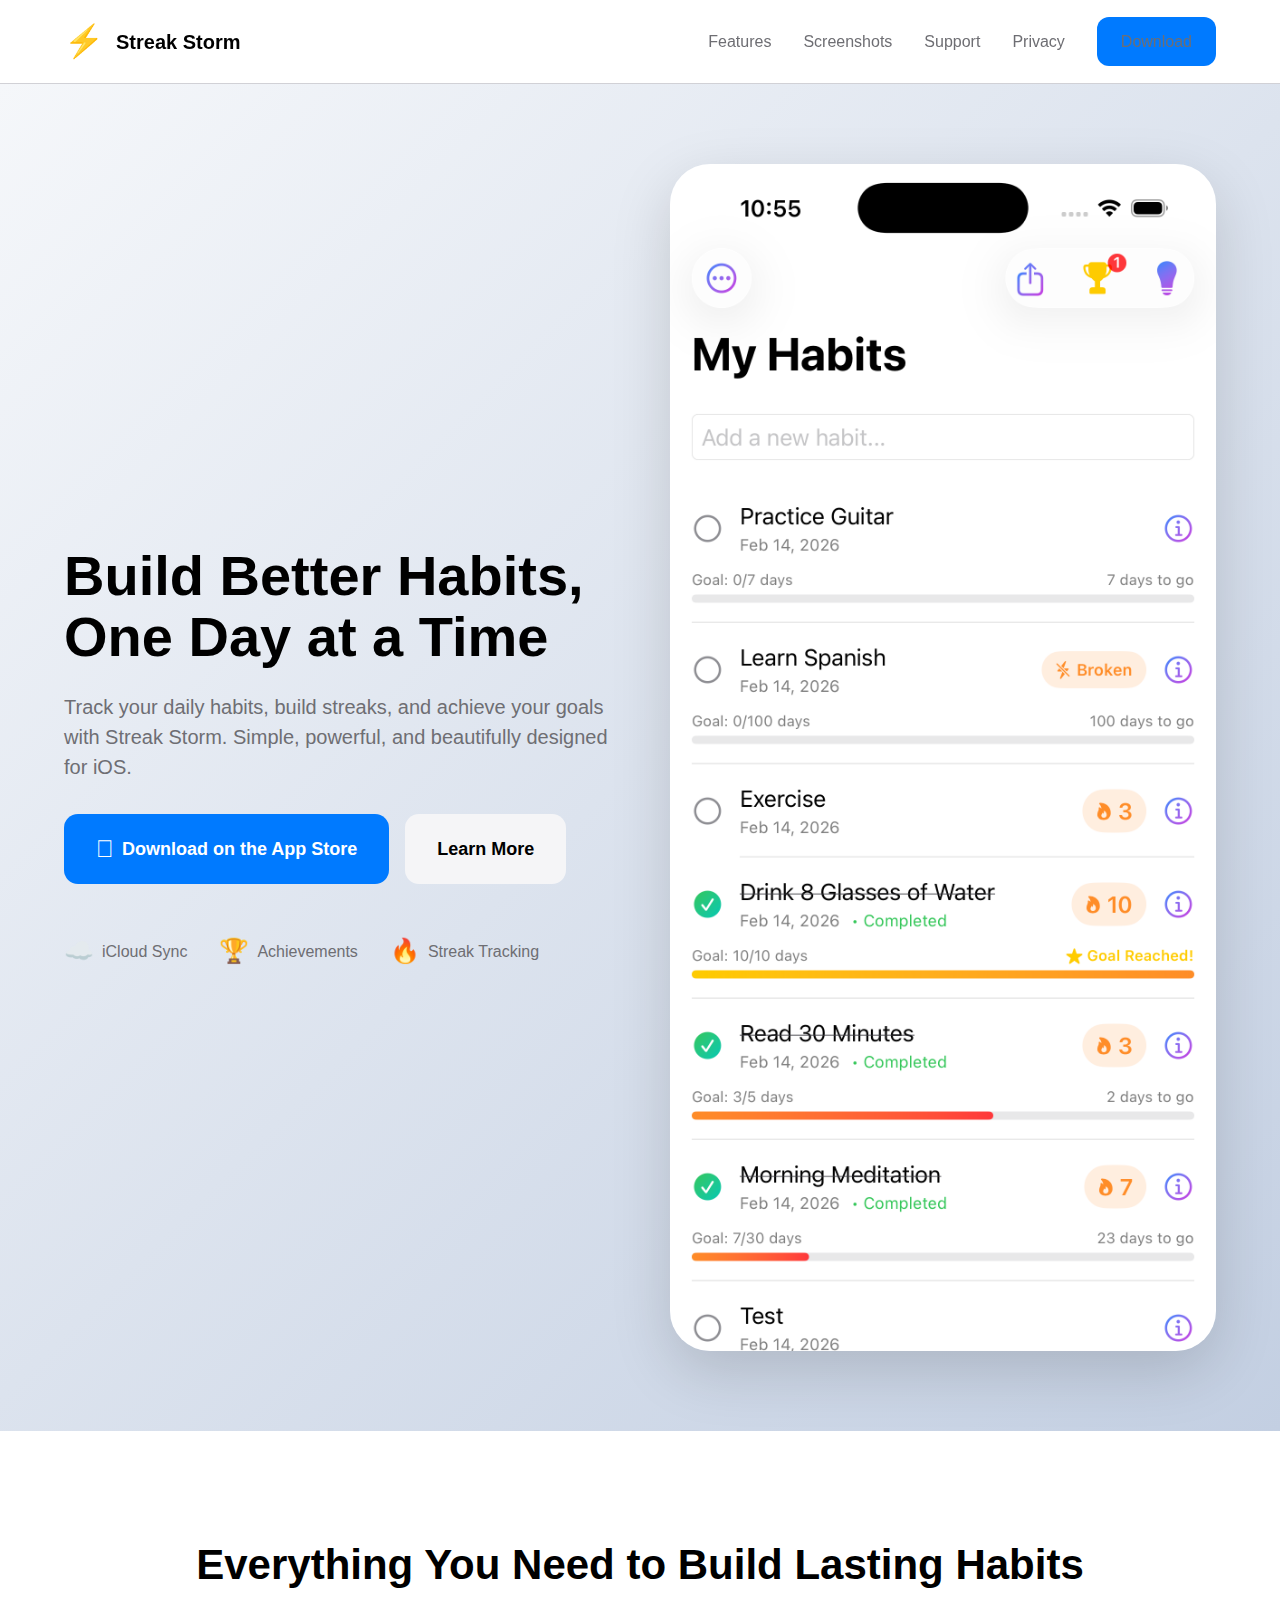
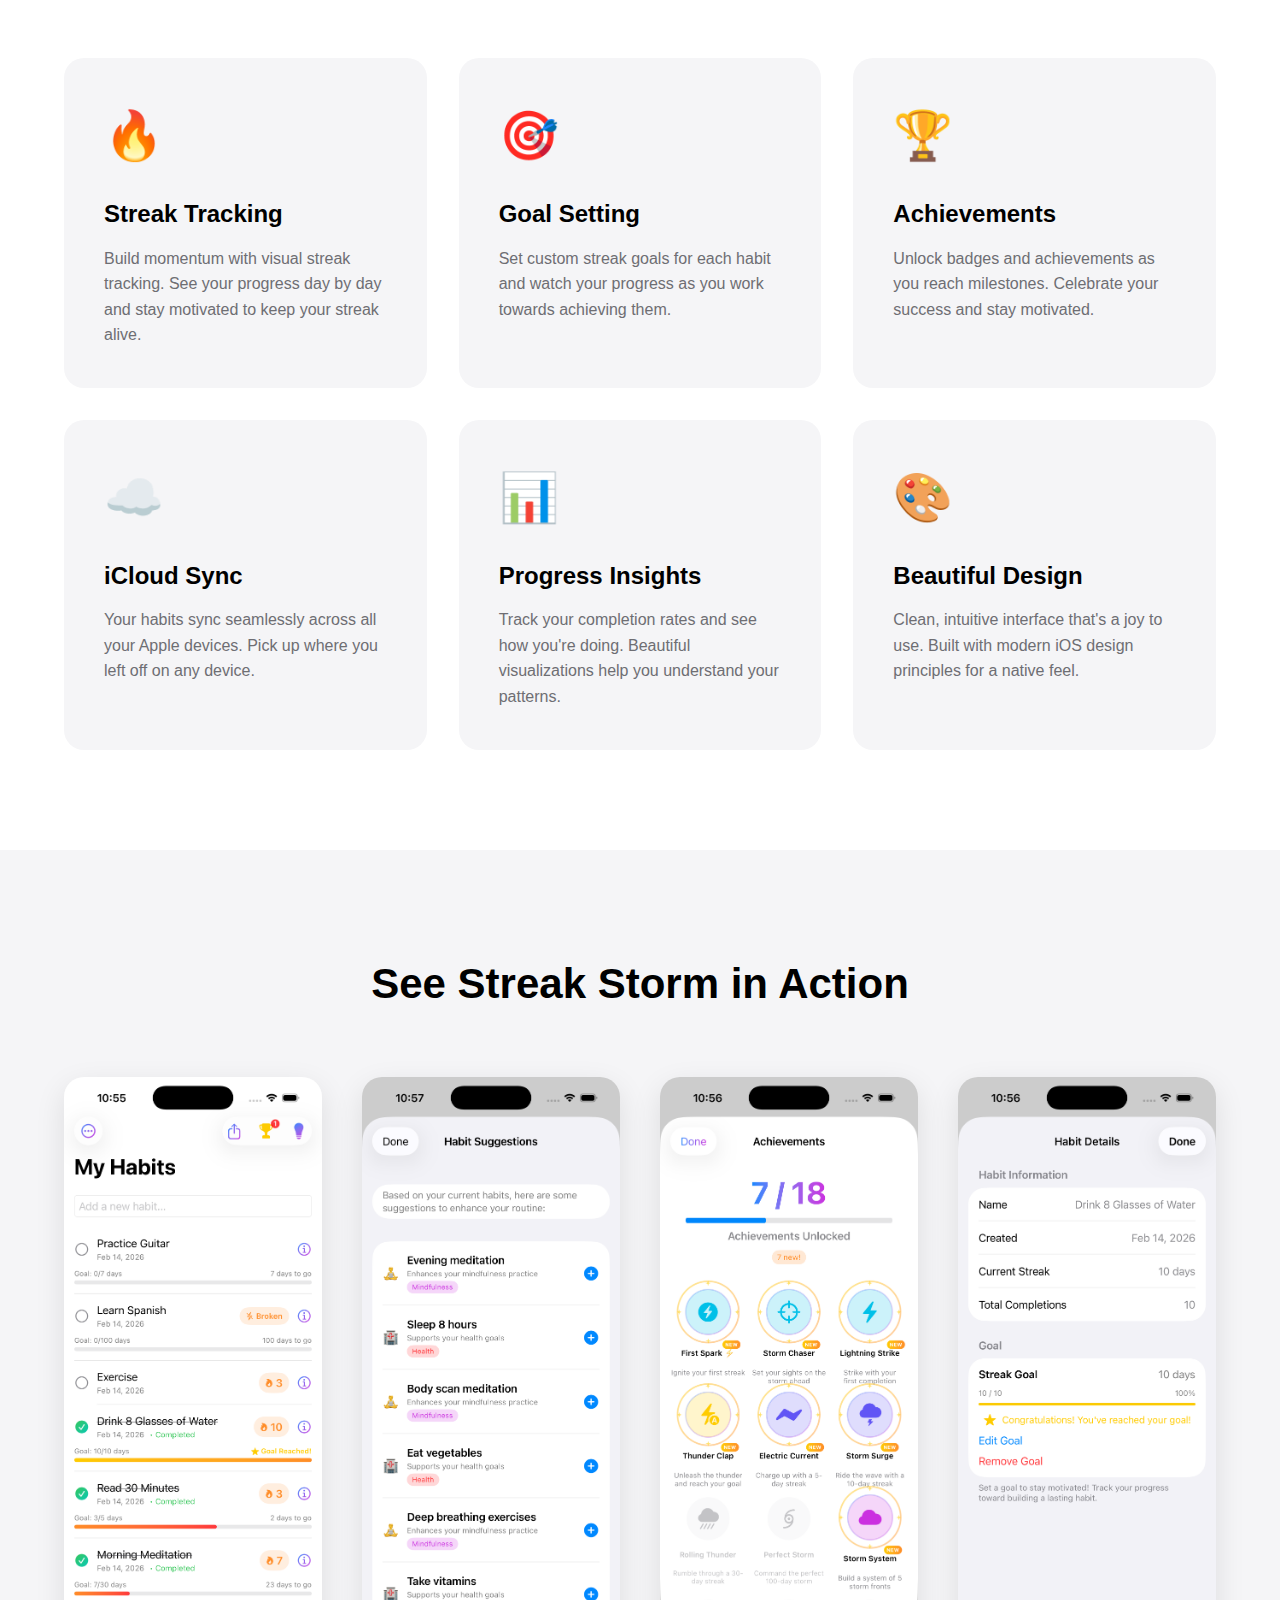
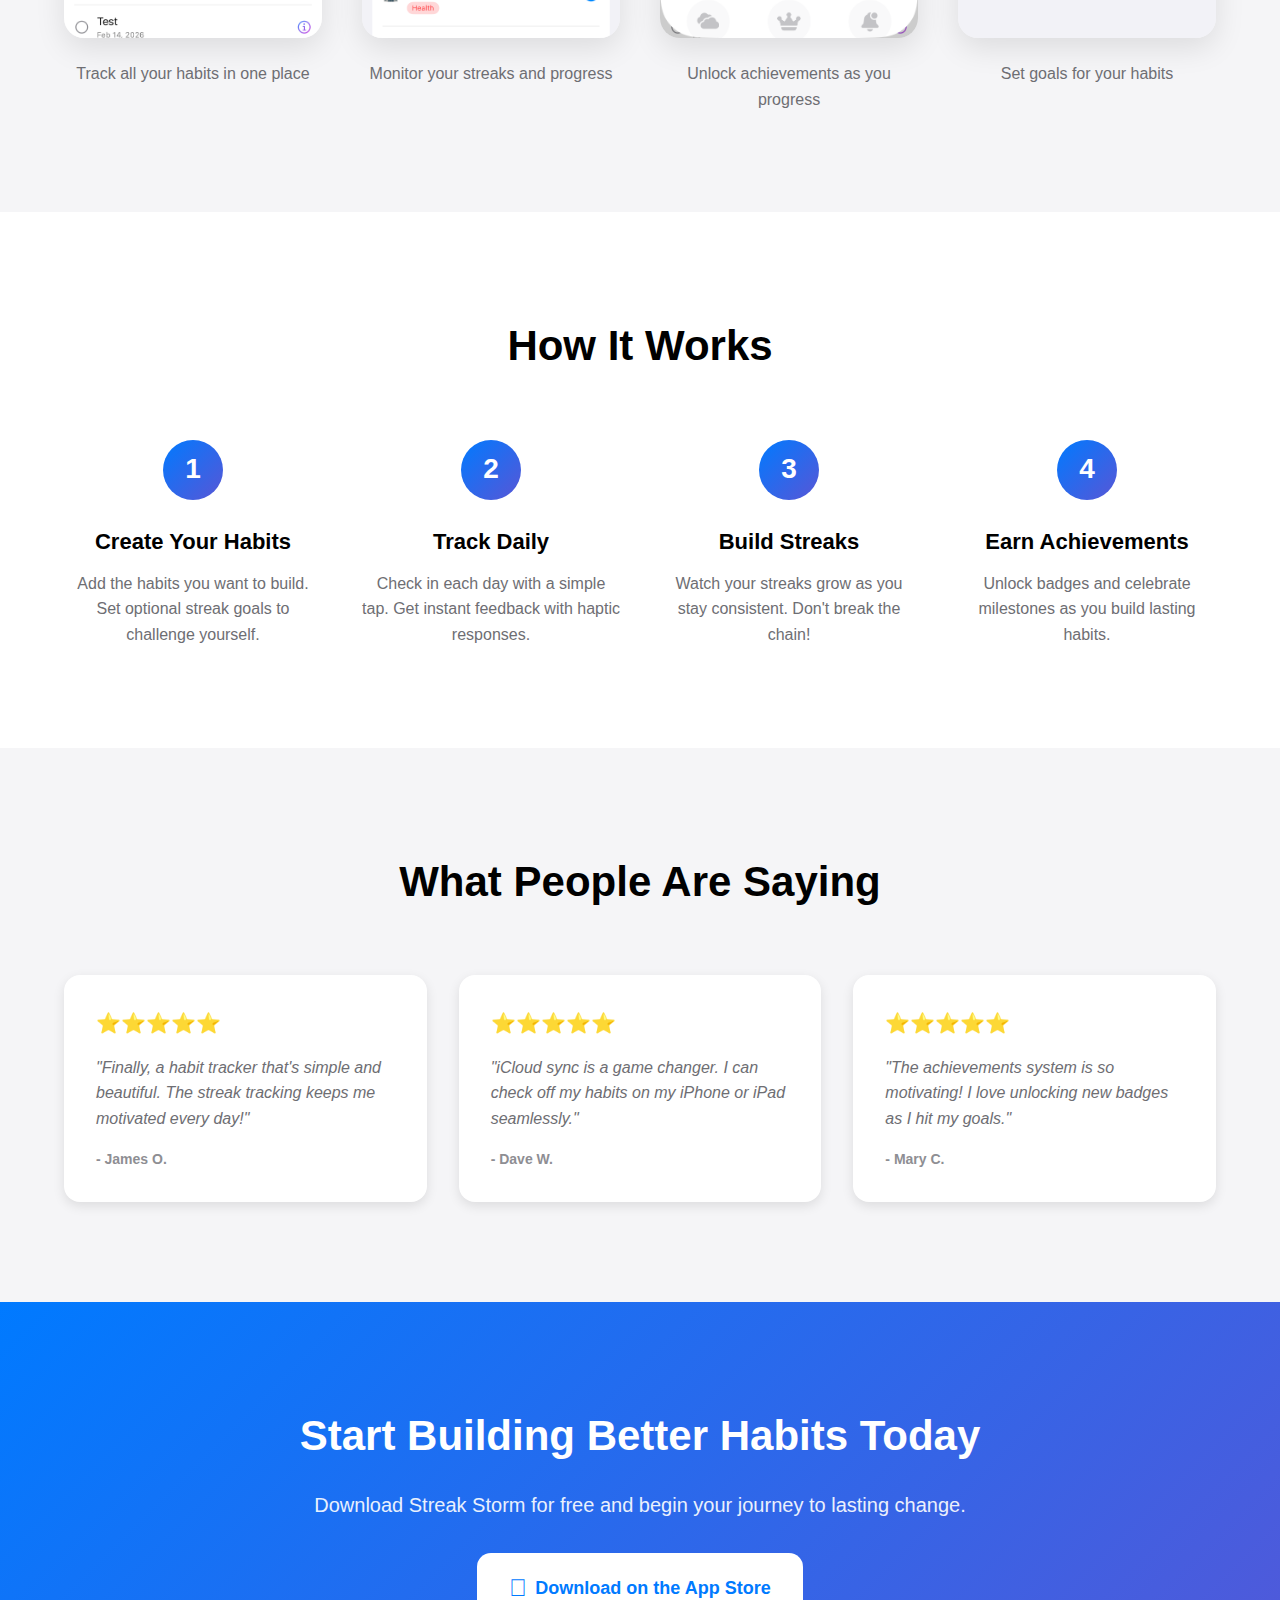
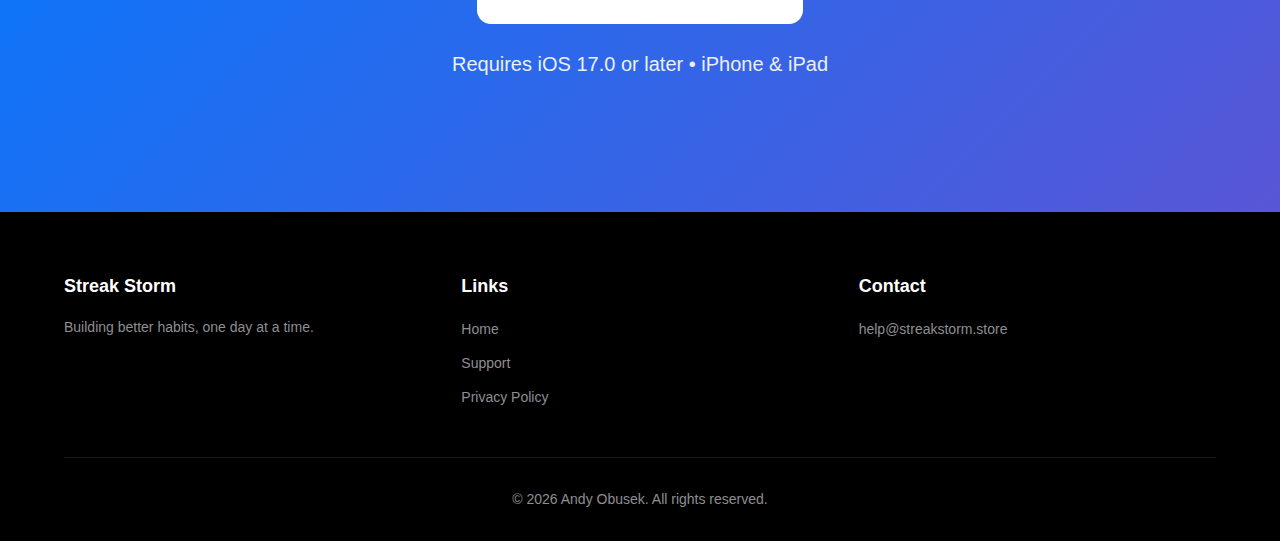
<file: index.html>
<!DOCTYPE html>
<html lang="en">
<head>
    <meta charset="UTF-8">
    <meta name="viewport" content="width=device-width, initial-scale=1.0">
    <meta name="description" content="Streak Storm - Build lasting habits with streak tracking, achievements, and iCloud sync. Simple, beautiful, and powerful habit tracking for iOS.">
    <meta name="keywords" content="habit tracker, iOS app, streak tracking, habit building, productivity, iCloud sync">
    <title>Streak Storm - Build Better Habits</title>
    <link rel="stylesheet" href="styles.css">
</head>
<body>
    <!-- Navigation -->
    <nav class="navbar">
        <div class="container">
            <div class="nav-brand">
                <span class="app-icon">⚡</span>
                <span class="app-name">Streak Storm</span>
            </div>
            <div class="nav-links">
                <a href="#features">Features</a>
                <a href="#screenshots">Screenshots</a>
                <a href="support.html">Support</a>
                <a href="privacy.html">Privacy</a>
                <a href="#download" class="btn-primary">Download</a>
            </div>
        </div>
    </nav>

    <!-- Hero Section -->
    <section class="hero">
        <div class="container">
            <div class="hero-content">
                <h1>Build Better Habits,<br>One Day at a Time</h1>
                <p class="hero-subtitle">Track your daily habits, build streaks, and achieve your goals with Streak Storm. Simple, powerful, and beautifully designed for iOS.</p>
                <div class="hero-buttons">
                    <a href="#download" class="btn-large btn-primary">
                        <span class="apple-icon">&#63743;</span>
                        Download on the App Store
                    </a>
                    <a href="#features" class="btn-large btn-secondary">Learn More</a>
                </div>
                <div class="hero-features">
                    <div class="hero-feature">
                        <span class="feature-icon">☁️</span>
                        <span>iCloud Sync</span>
                    </div>
                    <div class="hero-feature">
                        <span class="feature-icon">🏆</span>
                        <span>Achievements</span>
                    </div>
                    <div class="hero-feature">
                        <span class="feature-icon">🔥</span>
                        <span>Streak Tracking</span>
                    </div>
                </div>
            </div>
            <div class="hero-image">
                <img src="../Screenshots/screenshot1.png" alt="Streak Storm App Screenshot" class="phone-mockup">
            </div>
        </div>
    </section>

    <!-- Features Section -->
    <section id="features" class="features">
        <div class="container">
            <h2 class="section-title">Everything You Need to Build Lasting Habits</h2>
            <div class="features-grid">
                <div class="feature-card">
                    <div class="feature-icon-large">🔥</div>
                    <h3>Streak Tracking</h3>
                    <p>Build momentum with visual streak tracking. See your progress day by day and stay motivated to keep your streak alive.</p>
                </div>
                <div class="feature-card">
                    <div class="feature-icon-large">🎯</div>
                    <h3>Goal Setting</h3>
                    <p>Set custom streak goals for each habit and watch your progress as you work towards achieving them.</p>
                </div>
                <div class="feature-card">
                    <div class="feature-icon-large">🏆</div>
                    <h3>Achievements</h3>
                    <p>Unlock badges and achievements as you reach milestones. Celebrate your success and stay motivated.</p>
                </div>
                <div class="feature-card">
                    <div class="feature-icon-large">☁️</div>
                    <h3>iCloud Sync</h3>
                    <p>Your habits sync seamlessly across all your Apple devices. Pick up where you left off on any device.</p>
                </div>
                <div class="feature-card">
                    <div class="feature-icon-large">📊</div>
                    <h3>Progress Insights</h3>
                    <p>Track your completion rates and see how you're doing. Beautiful visualizations help you understand your patterns.</p>
                </div>
                <div class="feature-card">
                    <div class="feature-icon-large">🎨</div>
                    <h3>Beautiful Design</h3>
                    <p>Clean, intuitive interface that's a joy to use. Built with modern iOS design principles for a native feel.</p>
                </div>
            </div>
        </div>
    </section>

    <!-- Screenshots Section -->
    <section id="screenshots" class="screenshots">
        <div class="container">
            <h2 class="section-title">See Streak Storm in Action</h2>
            <div class="screenshot-carousel">
                <div class="screenshot-item">
                    <img src="../Screenshots/screenshot1.png" alt="Main habit list view">
                    <p class="screenshot-caption">Track all your habits in one place</p>
                </div>
                <div class="screenshot-item">
                    <img src="../Screenshots/screenshot3.png" alt="Habit details and streak view">
                    <p class="screenshot-caption">Monitor your streaks and progress</p>
                </div>
                <div class="screenshot-item">
                    <img src="../Screenshots/screenshot2.png" alt="Achievements view">
                    <p class="screenshot-caption">Unlock achievements as you progress</p>
                </div>
                <div class="screenshot-item">
                    <img src="../Screenshots/screenshot4.png" alt="Settings and iCloud sync">
                    <p class="screenshot-caption">Set goals for your habits</p>
                </div>
            </div>
        </div>
    </section>

    <!-- How It Works Section -->
    <section class="how-it-works">
        <div class="container">
            <h2 class="section-title">How It Works</h2>
            <div class="steps">
                <div class="step">
                    <div class="step-number">1</div>
                    <h3>Create Your Habits</h3>
                    <p>Add the habits you want to build. Set optional streak goals to challenge yourself.</p>
                </div>
                <div class="step">
                    <div class="step-number">2</div>
                    <h3>Track Daily</h3>
                    <p>Check in each day with a simple tap. Get instant feedback with haptic responses.</p>
                </div>
                <div class="step">
                    <div class="step-number">3</div>
                    <h3>Build Streaks</h3>
                    <p>Watch your streaks grow as you stay consistent. Don't break the chain!</p>
                </div>
                <div class="step">
                    <div class="step-number">4</div>
                    <h3>Earn Achievements</h3>
                    <p>Unlock badges and celebrate milestones as you build lasting habits.</p>
                </div>
            </div>
        </div>
    </section>

    <!-- Testimonials Section -->
    <section class="testimonials">
        <div class="container">
            <h2 class="section-title">What People Are Saying</h2>
            <div class="testimonials-grid">
                <div class="testimonial-card">
                    <div class="stars">⭐⭐⭐⭐⭐</div>
                    <p class="testimonial-text">"Finally, a habit tracker that's simple and beautiful. The streak tracking keeps me motivated every day!"</p>
                    <p class="testimonial-author">- James O.</p>
                </div>
                <div class="testimonial-card">
                    <div class="stars">⭐⭐⭐⭐⭐</div>
                    <p class="testimonial-text">"iCloud sync is a game changer. I can check off my habits on my iPhone or iPad seamlessly."</p>
                    <p class="testimonial-author">- Dave W.</p>
                </div>
                <div class="testimonial-card">
                    <div class="stars">⭐⭐⭐⭐⭐</div>
                    <p class="testimonial-text">"The achievements system is so motivating! I love unlocking new badges as I hit my goals."</p>
                    <p class="testimonial-author">- Mary C.</p>
                </div>
            </div>
        </div>
    </section>

    <!-- Download Section -->
    <section id="download" class="download">
        <div class="container">
            <div class="download-content">
                <h2>Start Building Better Habits Today</h2>
                <p>Download Streak Storm for free and begin your journey to lasting change.</p>
                <a href="https://apps.apple.com/app/habittracker" class="btn-large btn-primary">
                    <span class="apple-icon">&#63743;</span>
                    Download on the App Store
                </a>
                <p class="download-note">Requires iOS 17.0 or later • iPhone & iPad</p>
            </div>
        </div>
    </section>

    <!-- Footer -->
    <footer class="footer">
        <div class="container">
            <div class="footer-content">
                <div class="footer-section">
                    <h4>Streak Storm</h4>
                    <p>Building better habits, one day at a time.</p>
                </div>
                <div class="footer-section">
                    <h4>Links</h4>
                    <ul class="footer-links">
                        <li><a href="index.html">Home</a></li>
                        <li><a href="support.html">Support</a></li>
                        <li><a href="privacy.html">Privacy Policy</a></li>
                    </ul>
                </div>
                <div class="footer-section">
                    <h4>Contact</h4>
                    <ul class="footer-links">
                        <li><a href="mailto:help@streakstorm.store">help@streakstorm.store</a></li>
                    </ul>
                </div>
            </div>
            <div class="footer-bottom">
                <p>&copy; 2026 Andy Obusek. All rights reserved.</p>
            </div>
        </div>
    </footer>
</body>
</html>
</file>
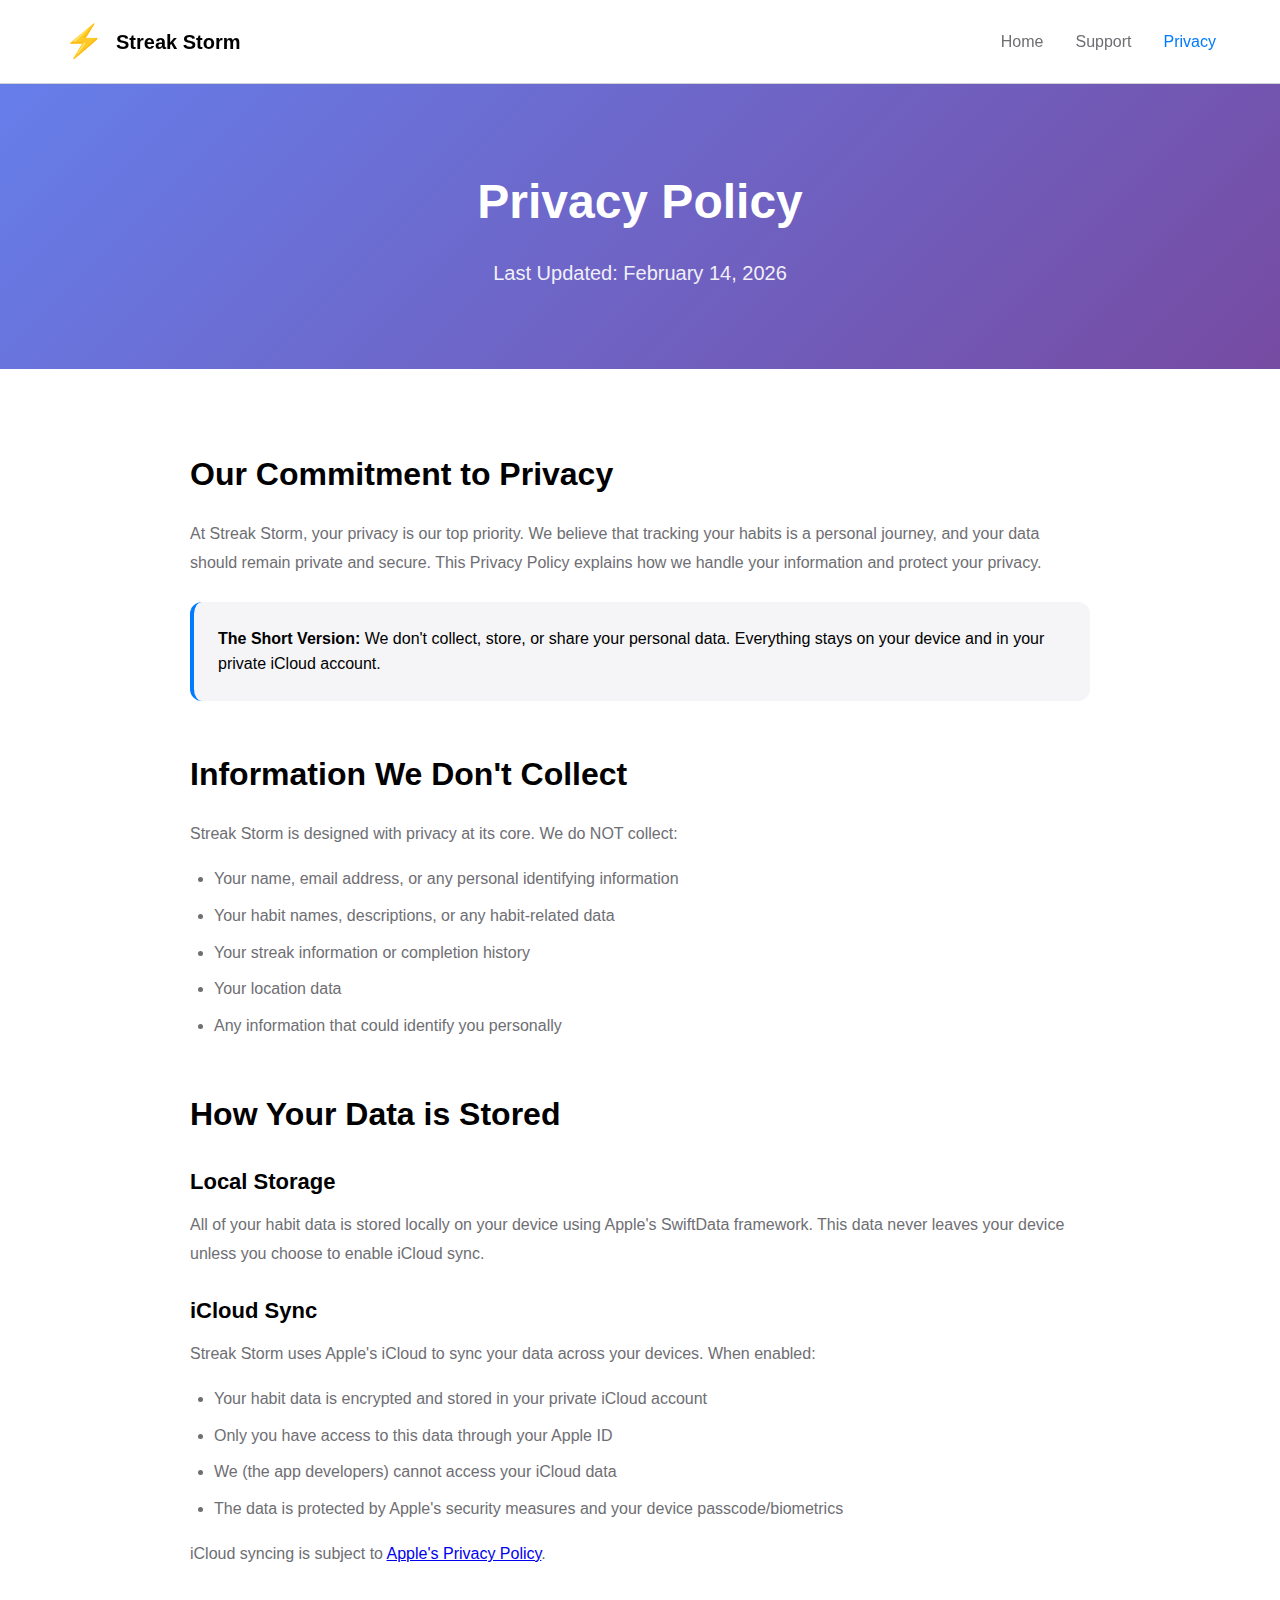
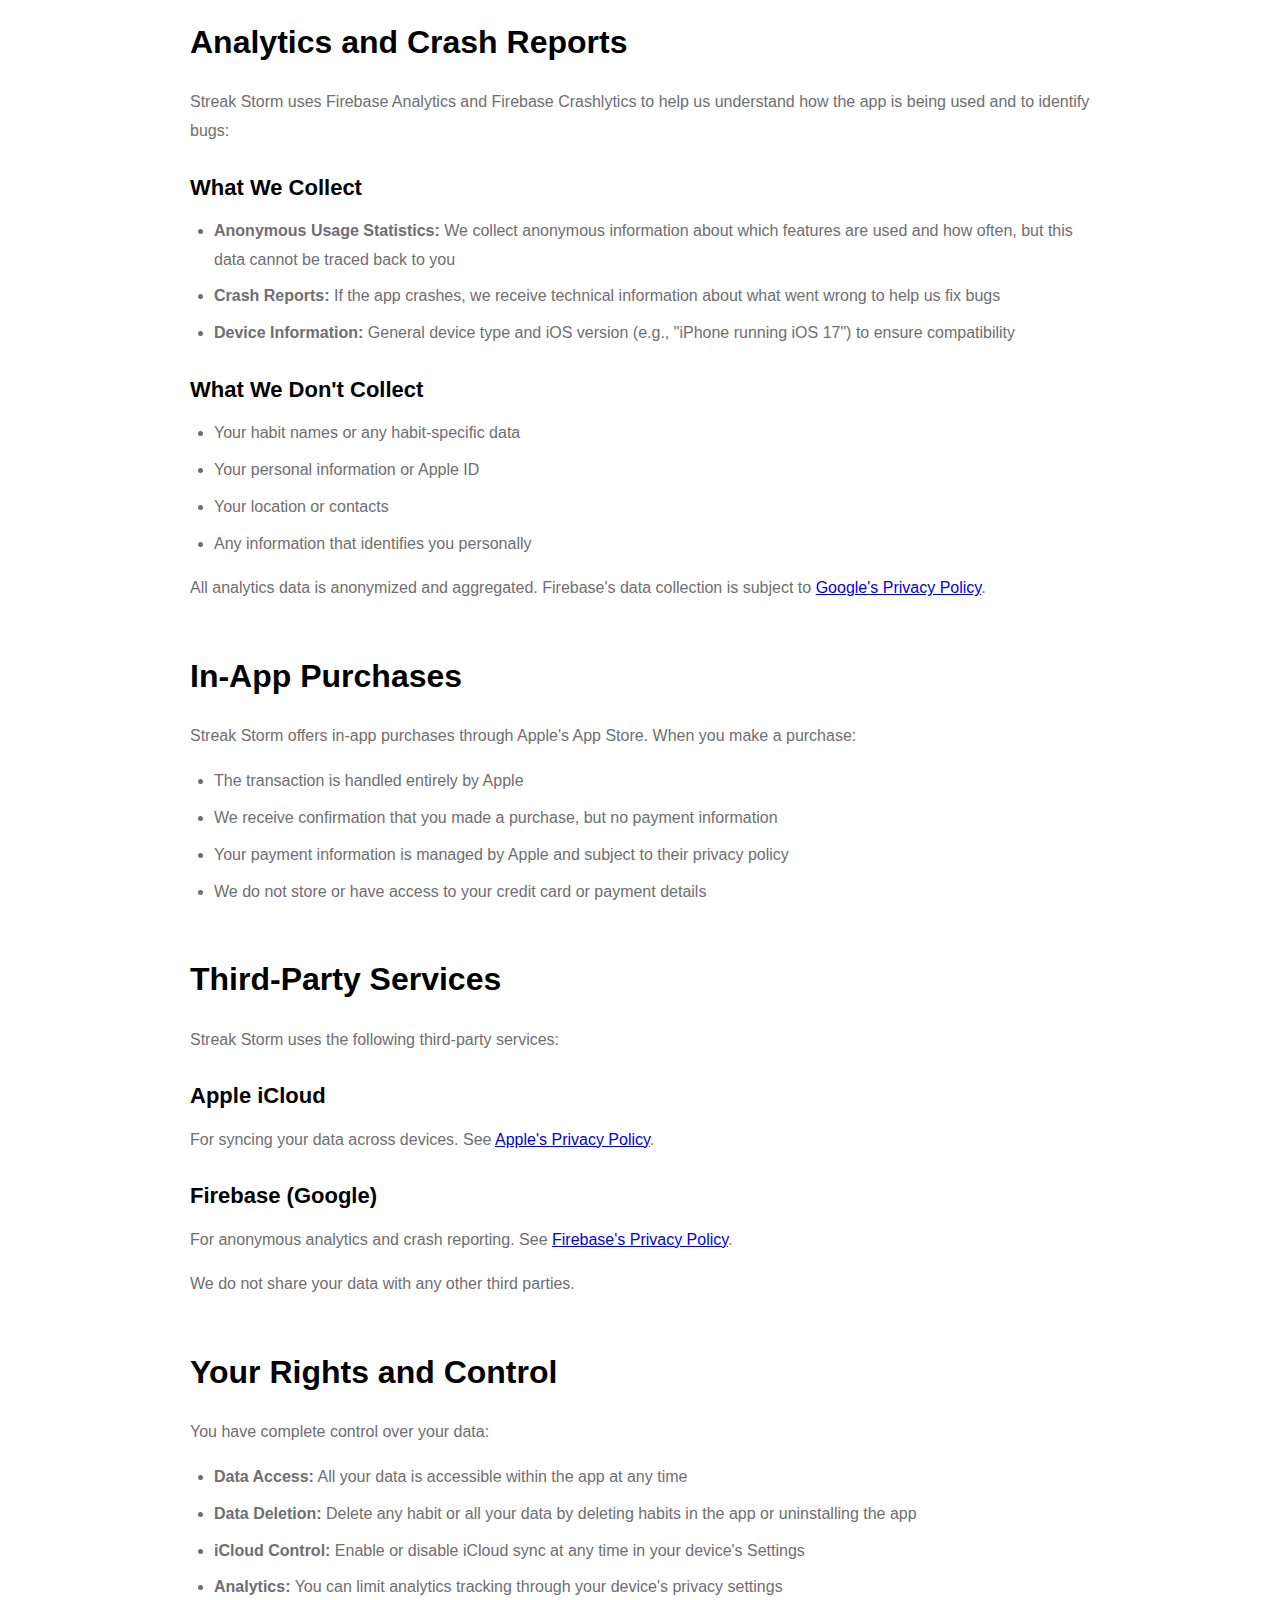
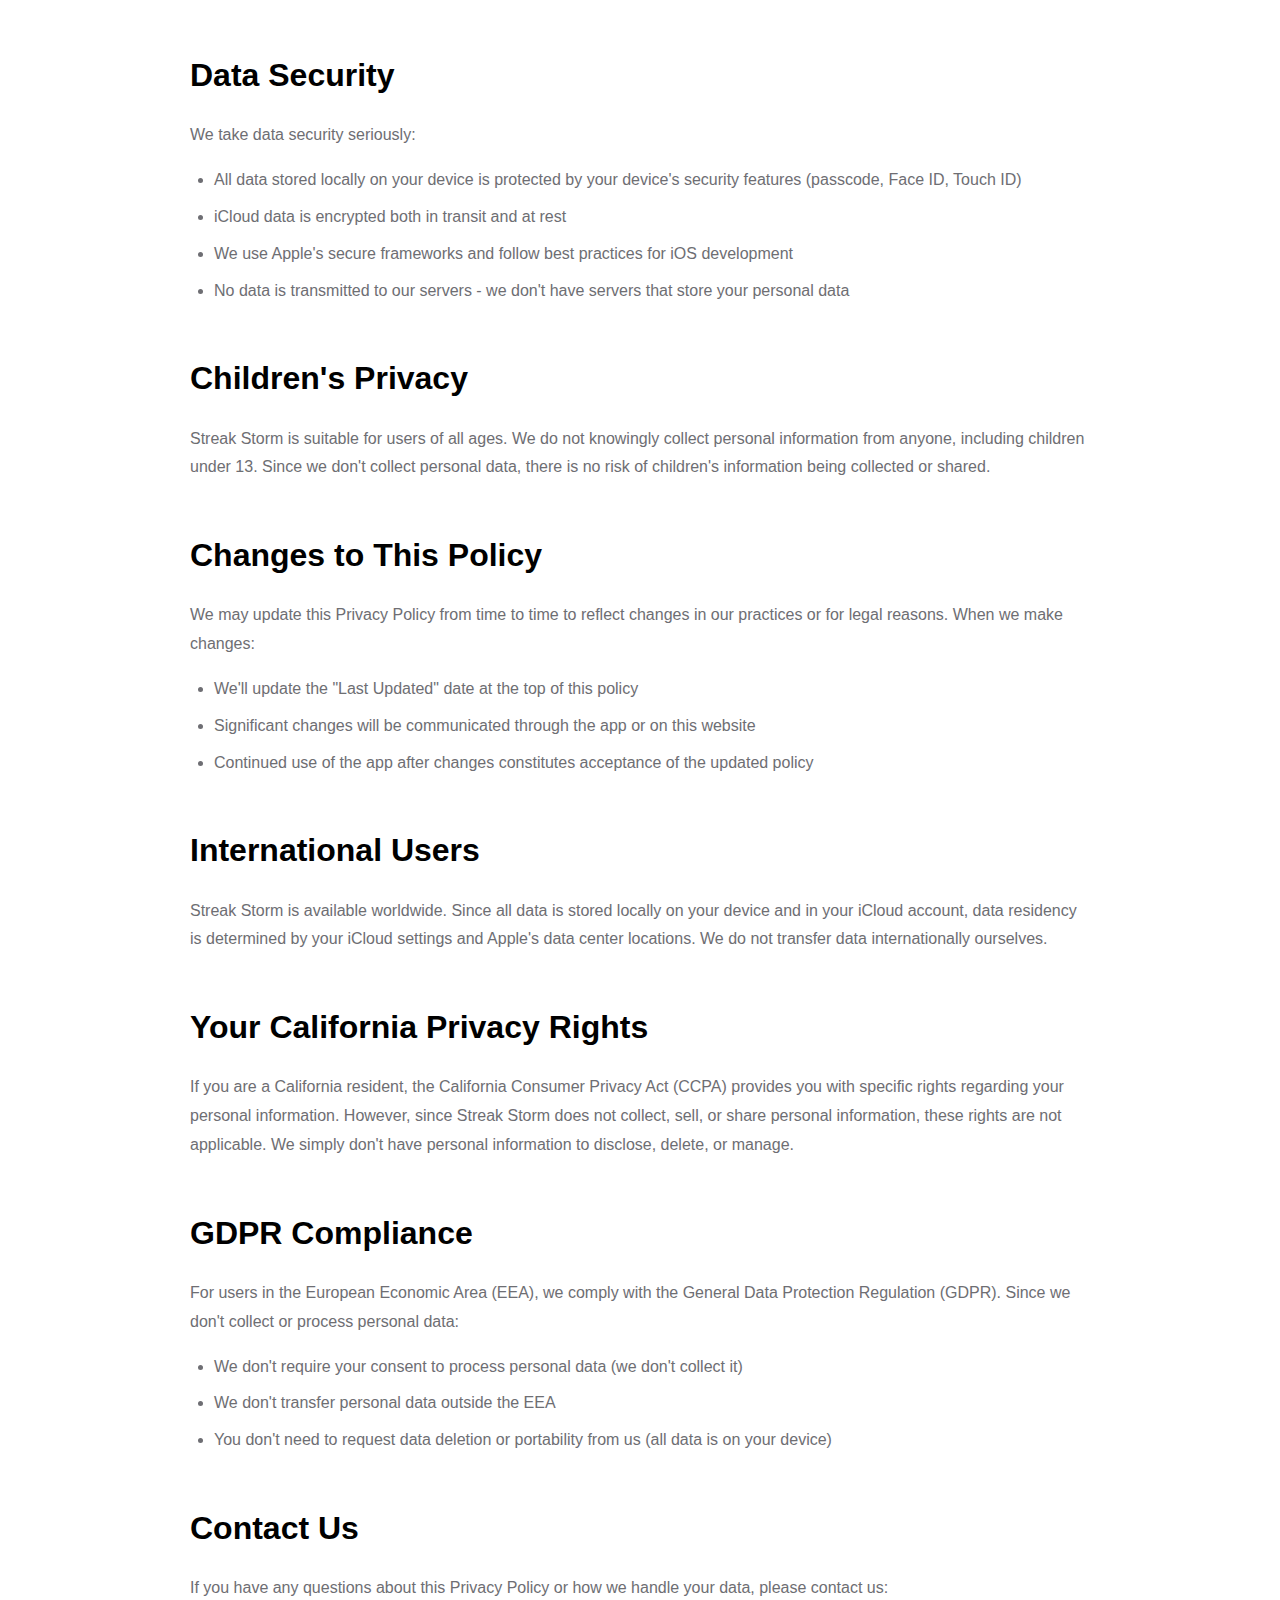
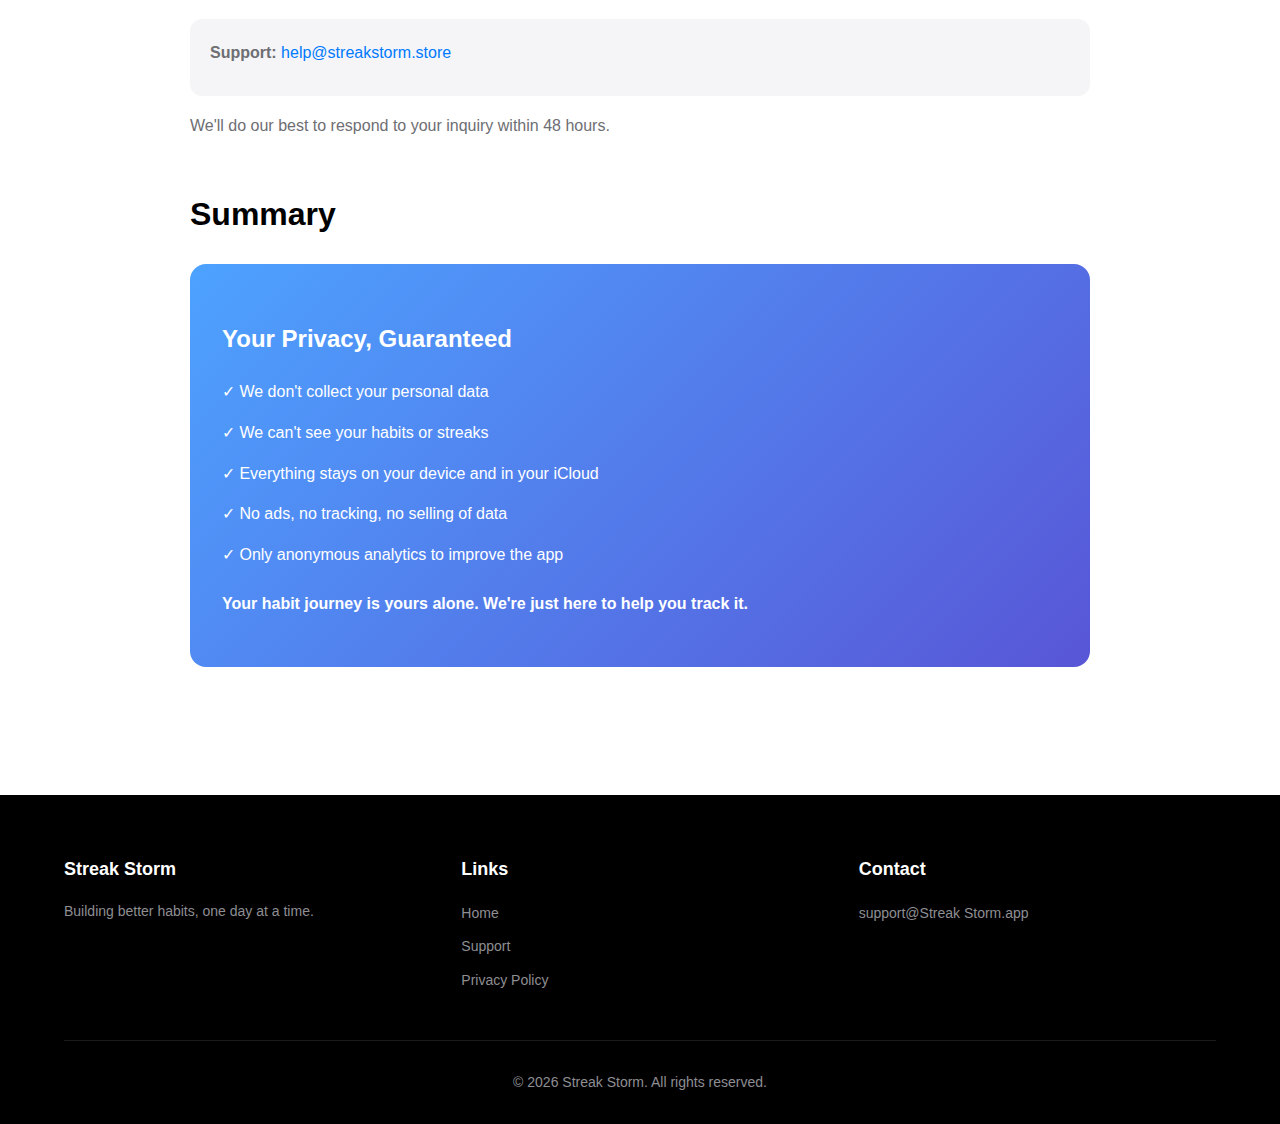
<file: privacy.html>
<!DOCTYPE html>
<html lang="en">
<head>
    <meta charset="UTF-8">
    <meta name="viewport" content="width=device-width, initial-scale=1.0">
    <meta name="description" content="Streak Storm Privacy Policy - Learn how we protect your data and privacy.">
    <title>Privacy Policy - Streak Storm</title>
    <link rel="stylesheet" href="styles.css">
</head>
<body>
    <!-- Navigation -->
    <nav class="navbar">
        <div class="container">
            <div class="nav-brand">
                <span class="app-icon">⚡</span>
                <span class="app-name">Streak Storm</span>
            </div>
            <div class="nav-links">
                <a href="index.html">Home</a>
                <a href="support.html">Support</a>
                <a href="privacy.html" class="active">Privacy</a>
            </div>
        </div>
    </nav>

    <!-- Privacy Header -->
    <section class="page-header">
        <div class="container">
            <h1>Privacy Policy</h1>
            <p class="last-updated">Last Updated: February 14, 2026</p>
        </div>
    </section>

    <!-- Privacy Content -->
    <section class="privacy-content">
        <div class="container">
            <div class="content-wrapper">
                
                <div class="privacy-section">
                    <h2>Our Commitment to Privacy</h2>
                    <p>At Streak Storm, your privacy is our top priority. We believe that tracking your habits is a personal journey, and your data should remain private and secure. This Privacy Policy explains how we handle your information and protect your privacy.</p>
                    <div class="privacy-highlight">
                        <strong>The Short Version:</strong> We don't collect, store, or share your personal data. Everything stays on your device and in your private iCloud account.
                    </div>
                </div>

                <div class="privacy-section">
                    <h2>Information We Don't Collect</h2>
                    <p>Streak Storm is designed with privacy at its core. We do NOT collect:</p>
                    <ul>
                        <li>Your name, email address, or any personal identifying information</li>
                        <li>Your habit names, descriptions, or any habit-related data</li>
                        <li>Your streak information or completion history</li>
                        <li>Your location data</li>
                        <li>Any information that could identify you personally</li>
                    </ul>
                </div>

                <div class="privacy-section">
                    <h2>How Your Data is Stored</h2>
                    <h3>Local Storage</h3>
                    <p>All of your habit data is stored locally on your device using Apple's SwiftData framework. This data never leaves your device unless you choose to enable iCloud sync.</p>
                    
                    <h3>iCloud Sync</h3>
                    <p>Streak Storm uses Apple's iCloud to sync your data across your devices. When enabled:</p>
                    <ul>
                        <li>Your habit data is encrypted and stored in your private iCloud account</li>
                        <li>Only you have access to this data through your Apple ID</li>
                        <li>We (the app developers) cannot access your iCloud data</li>
                        <li>The data is protected by Apple's security measures and your device passcode/biometrics</li>
                    </ul>
                    <p>iCloud syncing is subject to <a href="https://www.apple.com/legal/privacy/" target="_blank">Apple's Privacy Policy</a>.</p>
                </div>

                <div class="privacy-section">
                    <h2>Analytics and Crash Reports</h2>
                    <p>Streak Storm uses Firebase Analytics and Firebase Crashlytics to help us understand how the app is being used and to identify bugs:</p>
                    
                    <h3>What We Collect</h3>
                    <ul>
                        <li><strong>Anonymous Usage Statistics:</strong> We collect anonymous information about which features are used and how often, but this data cannot be traced back to you</li>
                        <li><strong>Crash Reports:</strong> If the app crashes, we receive technical information about what went wrong to help us fix bugs</li>
                        <li><strong>Device Information:</strong> General device type and iOS version (e.g., "iPhone running iOS 17") to ensure compatibility</li>
                    </ul>

                    <h3>What We Don't Collect</h3>
                    <ul>
                        <li>Your habit names or any habit-specific data</li>
                        <li>Your personal information or Apple ID</li>
                        <li>Your location or contacts</li>
                        <li>Any information that identifies you personally</li>
                    </ul>

                    <p>All analytics data is anonymized and aggregated. Firebase's data collection is subject to <a href="https://firebase.google.com/support/privacy" target="_blank">Google's Privacy Policy</a>.</p>
                </div>

                <div class="privacy-section">
                    <h2>In-App Purchases</h2>
                    <p>Streak Storm offers in-app purchases through Apple's App Store. When you make a purchase:</p>
                    <ul>
                        <li>The transaction is handled entirely by Apple</li>
                        <li>We receive confirmation that you made a purchase, but no payment information</li>
                        <li>Your payment information is managed by Apple and subject to their privacy policy</li>
                        <li>We do not store or have access to your credit card or payment details</li>
                    </ul>
                </div>

                <div class="privacy-section">
                    <h2>Third-Party Services</h2>
                    <p>Streak Storm uses the following third-party services:</p>
                    
                    <h3>Apple iCloud</h3>
                    <p>For syncing your data across devices. See <a href="https://www.apple.com/legal/privacy/" target="_blank">Apple's Privacy Policy</a>.</p>
                    
                    <h3>Firebase (Google)</h3>
                    <p>For anonymous analytics and crash reporting. See <a href="https://firebase.google.com/support/privacy" target="_blank">Firebase's Privacy Policy</a>.</p>
                    
                    <p>We do not share your data with any other third parties.</p>
                </div>

                <div class="privacy-section">
                    <h2>Your Rights and Control</h2>
                    <p>You have complete control over your data:</p>
                    <ul>
                        <li><strong>Data Access:</strong> All your data is accessible within the app at any time</li>
                        <li><strong>Data Deletion:</strong> Delete any habit or all your data by deleting habits in the app or uninstalling the app</li>
                        <li><strong>iCloud Control:</strong> Enable or disable iCloud sync at any time in your device's Settings</li>
                        <li><strong>Analytics:</strong> You can limit analytics tracking through your device's privacy settings</li>
                    </ul>
                </div>

                <div class="privacy-section">
                    <h2>Data Security</h2>
                    <p>We take data security seriously:</p>
                    <ul>
                        <li>All data stored locally on your device is protected by your device's security features (passcode, Face ID, Touch ID)</li>
                        <li>iCloud data is encrypted both in transit and at rest</li>
                        <li>We use Apple's secure frameworks and follow best practices for iOS development</li>
                        <li>No data is transmitted to our servers - we don't have servers that store your personal data</li>
                    </ul>
                </div>

                <div class="privacy-section">
                    <h2>Children's Privacy</h2>
                    <p>Streak Storm is suitable for users of all ages. We do not knowingly collect personal information from anyone, including children under 13. Since we don't collect personal data, there is no risk of children's information being collected or shared.</p>
                </div>

                <div class="privacy-section">
                    <h2>Changes to This Policy</h2>
                    <p>We may update this Privacy Policy from time to time to reflect changes in our practices or for legal reasons. When we make changes:</p>
                    <ul>
                        <li>We'll update the "Last Updated" date at the top of this policy</li>
                        <li>Significant changes will be communicated through the app or on this website</li>
                        <li>Continued use of the app after changes constitutes acceptance of the updated policy</li>
                    </ul>
                </div>

                <div class="privacy-section">
                    <h2>International Users</h2>
                    <p>Streak Storm is available worldwide. Since all data is stored locally on your device and in your iCloud account, data residency is determined by your iCloud settings and Apple's data center locations. We do not transfer data internationally ourselves.</p>
                </div>

                <div class="privacy-section">
                    <h2>Your California Privacy Rights</h2>
                    <p>If you are a California resident, the California Consumer Privacy Act (CCPA) provides you with specific rights regarding your personal information. However, since Streak Storm does not collect, sell, or share personal information, these rights are not applicable. We simply don't have personal information to disclose, delete, or manage.</p>
                </div>

                <div class="privacy-section">
                    <h2>GDPR Compliance</h2>
                    <p>For users in the European Economic Area (EEA), we comply with the General Data Protection Regulation (GDPR). Since we don't collect or process personal data:</p>
                    <ul>
                        <li>We don't require your consent to process personal data (we don't collect it)</li>
                        <li>We don't transfer personal data outside the EEA</li>
                        <li>You don't need to request data deletion or portability from us (all data is on your device)</li>
                    </ul>
                </div>

                <div class="privacy-section">
                    <h2>Contact Us</h2>
                    <p>If you have any questions about this Privacy Policy or how we handle your data, please contact us:</p>
                    <div class="contact-info">
                        <p><strong>Support:</strong> <a href="mailto:help@streakstorm.store">help@streakstorm.store</a></p>
                    </div>
                    <p>We'll do our best to respond to your inquiry within 48 hours.</p>
                </div>

                <div class="privacy-section">
                    <h2>Summary</h2>
                    <div class="privacy-summary">
                        <h3>Your Privacy, Guaranteed</h3>
                        <ul>
                            <li>✓ We don't collect your personal data</li>
                            <li>✓ We can't see your habits or streaks</li>
                            <li>✓ Everything stays on your device and in your iCloud</li>
                            <li>✓ No ads, no tracking, no selling of data</li>
                            <li>✓ Only anonymous analytics to improve the app</li>
                        </ul>
                        <p><strong>Your habit journey is yours alone. We're just here to help you track it.</strong></p>
                    </div>
                </div>

            </div>
        </div>
    </section>

    <!-- Footer -->
    <footer class="footer">
        <div class="container">
            <div class="footer-content">
                <div class="footer-section">
                    <h4>Streak Storm</h4>
                    <p>Building better habits, one day at a time.</p>
                </div>
                <div class="footer-section">
                    <h4>Links</h4>
                    <ul class="footer-links">
                        <li><a href="index.html">Home</a></li>
                        <li><a href="support.html">Support</a></li>
                        <li><a href="privacy.html">Privacy Policy</a></li>
                    </ul>
                </div>
                <div class="footer-section">
                    <h4>Contact</h4>
                    <ul class="footer-links">
                        <li><a href="mailto:help@streakstorm.store">support@Streak Storm.app</a></li>
                    </ul>
                </div>
            </div>
            <div class="footer-bottom">
                <p>&copy; 2026 Streak Storm. All rights reserved.</p>
            </div>
        </div>
    </footer>
</body>
</html>
</file>
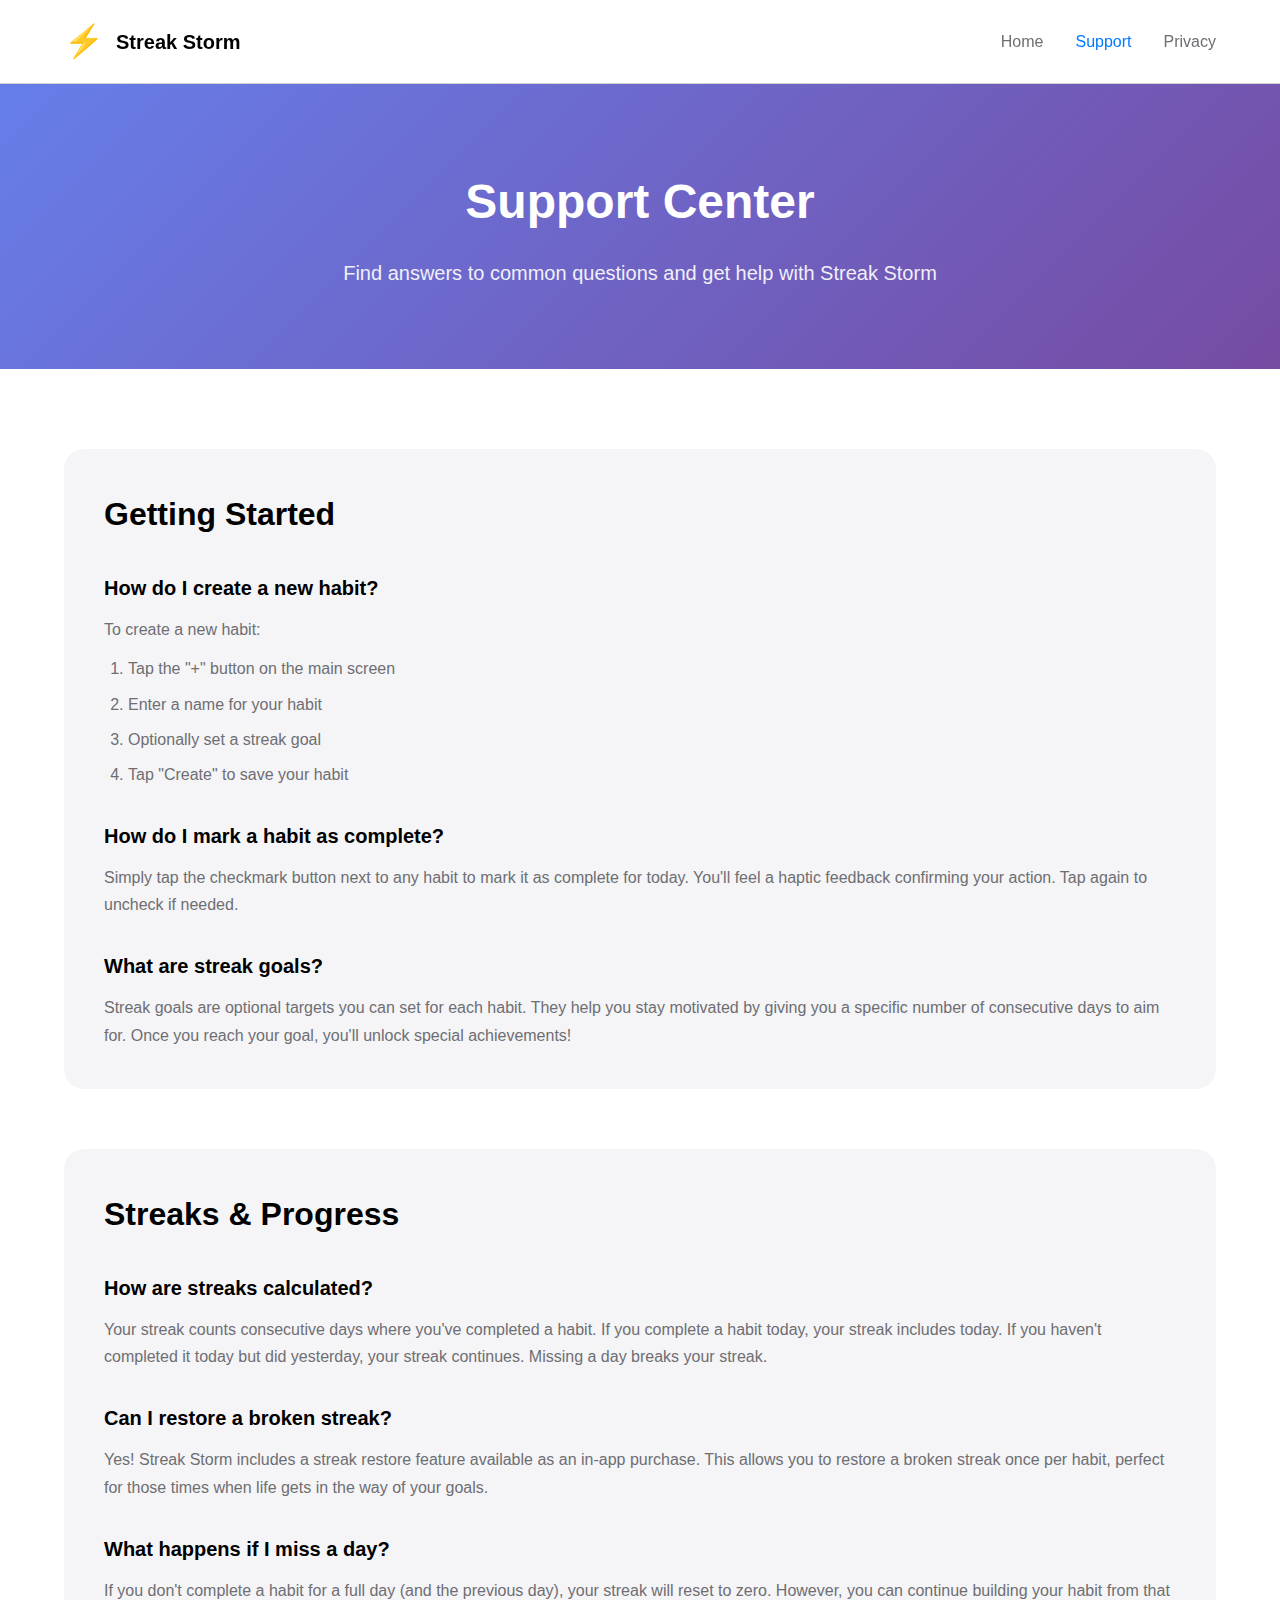
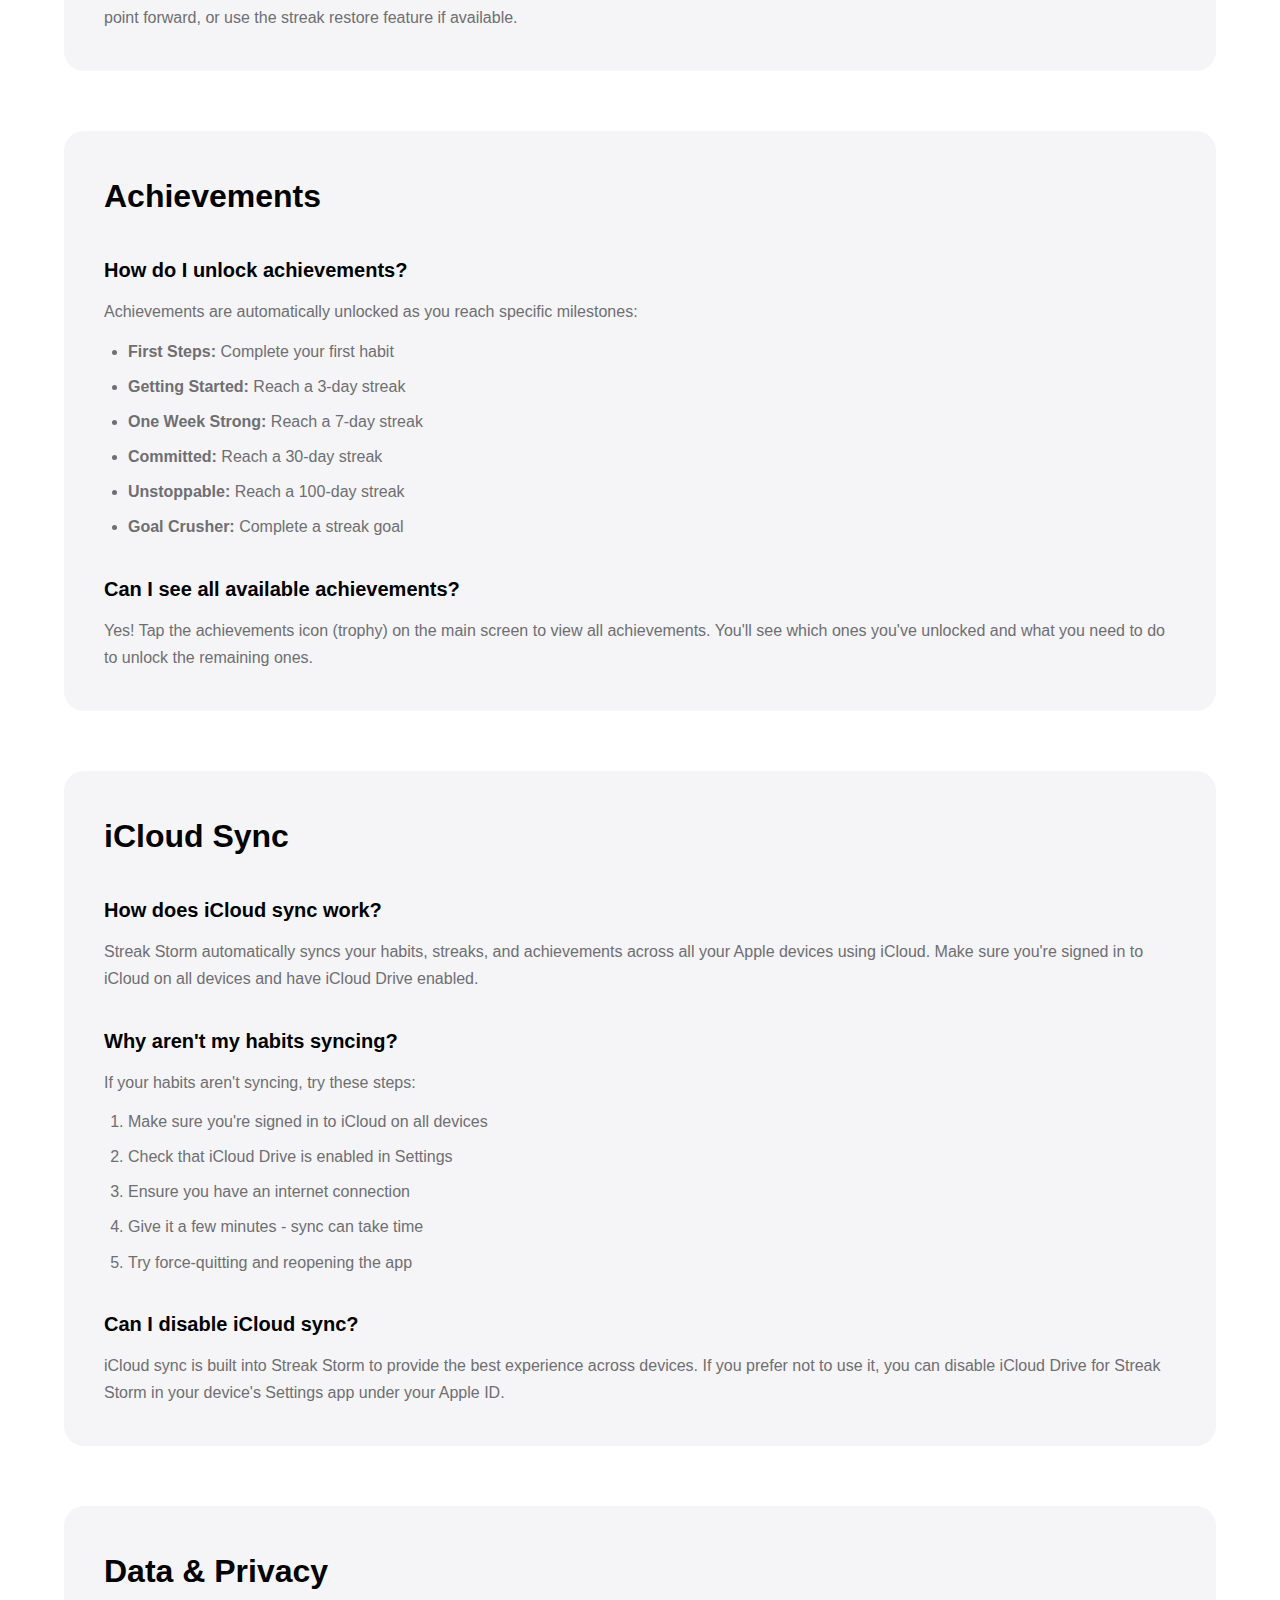
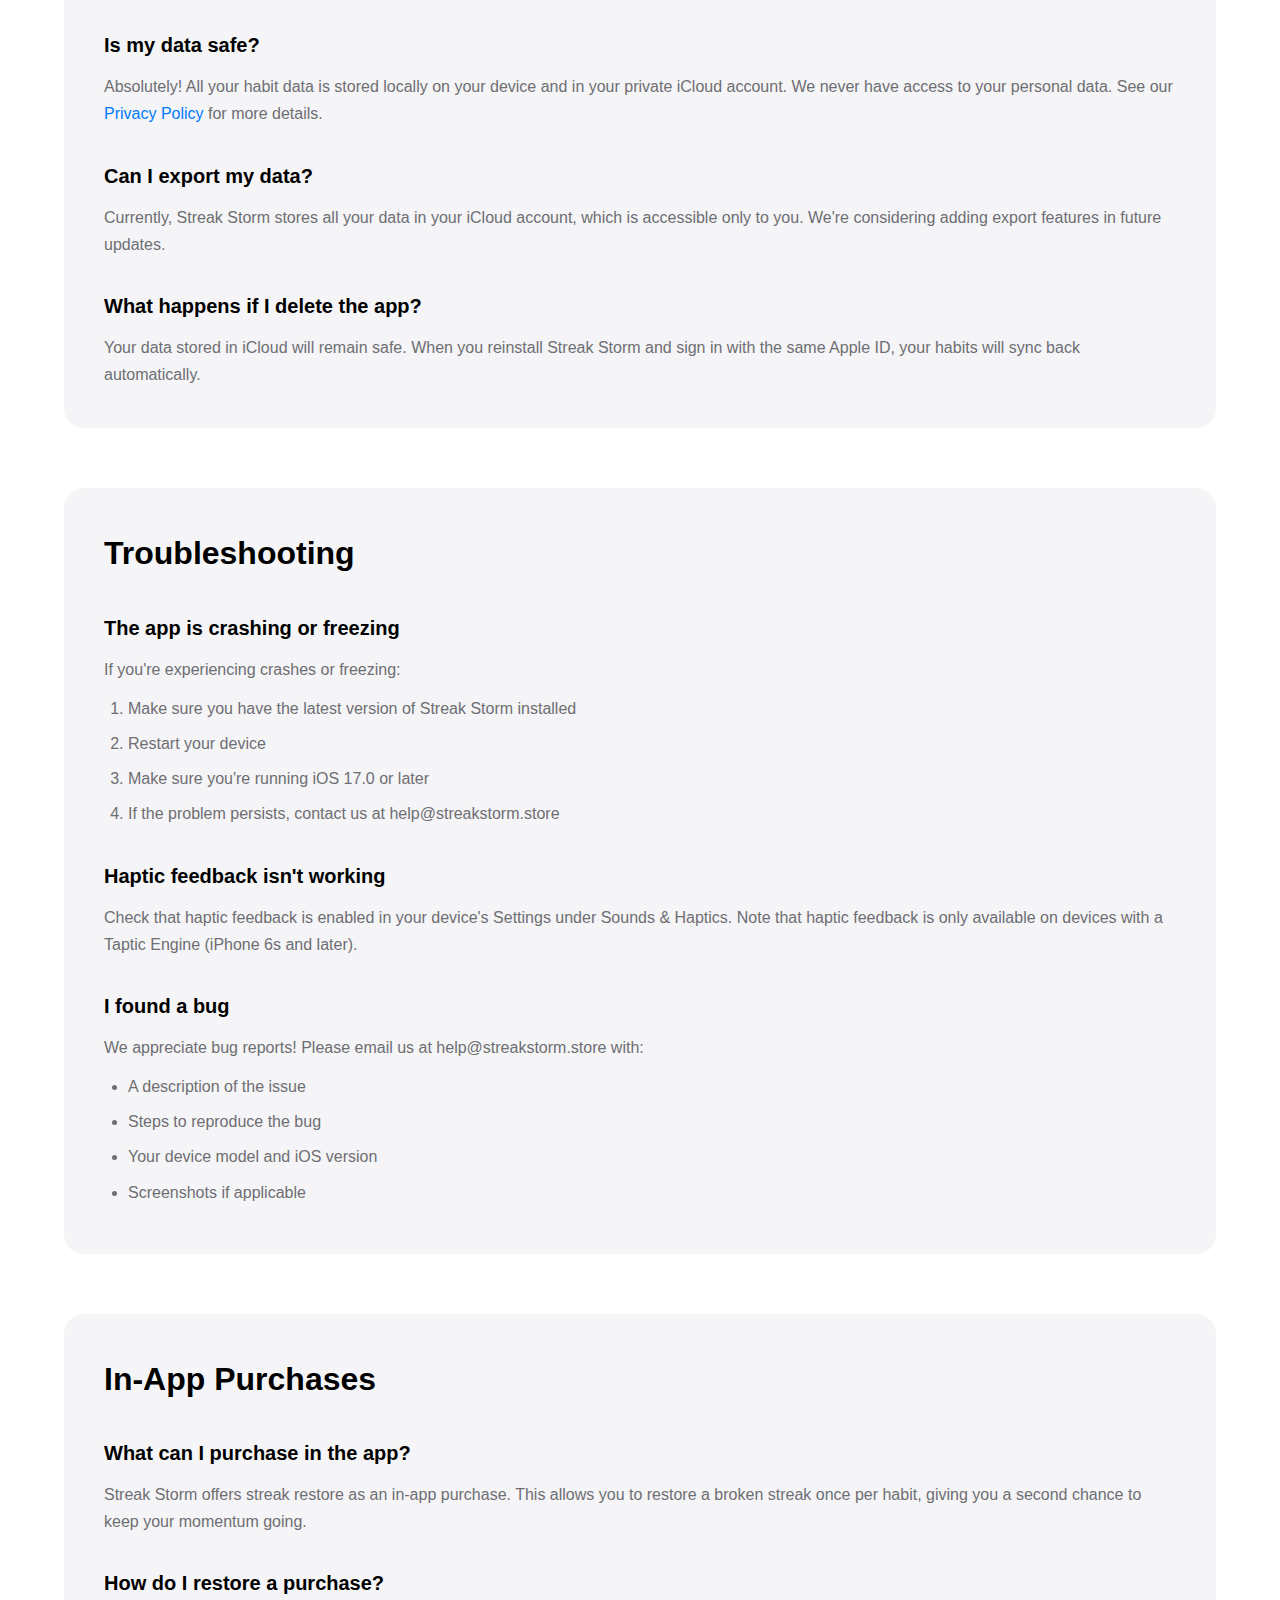
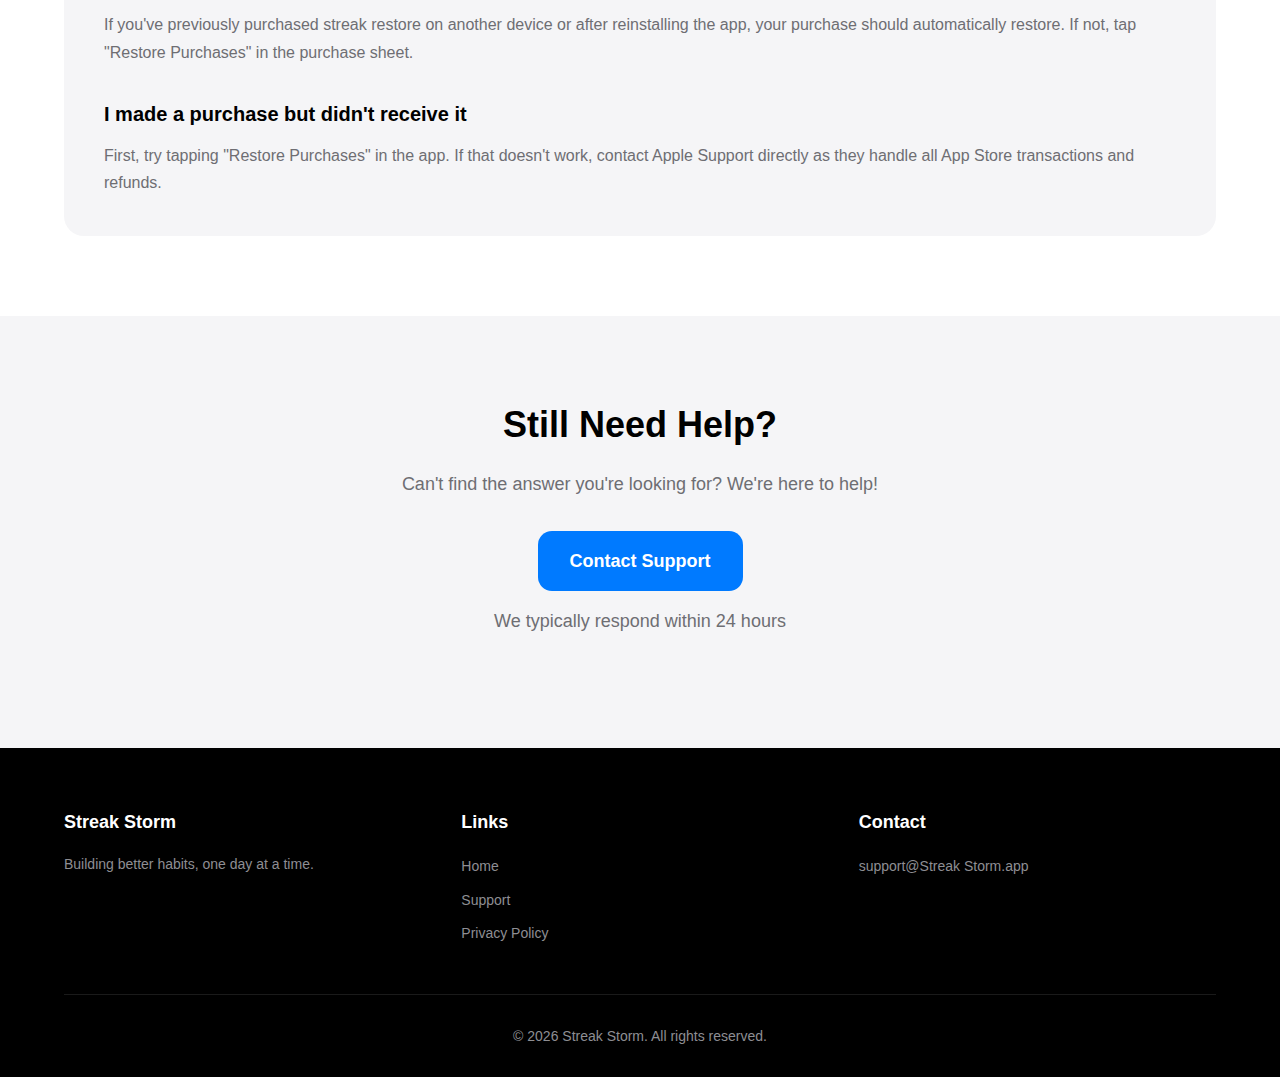
<file: support.html>
<!DOCTYPE html>
<html lang="en">
<head>
    <meta charset="UTF-8">
    <meta name="viewport" content="width=device-width, initial-scale=1.0">
    <meta name="description" content="Streak Storm Support - Get help with our habit tracking app. FAQs, troubleshooting, and contact information.">
    <title>Support - Streak Storm</title>
    <link rel="stylesheet" href="styles.css">
</head>
<body>
    <!-- Navigation -->
    <nav class="navbar">
        <div class="container">
            <div class="nav-brand">
                <span class="app-icon">⚡</span>
                <span class="app-name">Streak Storm</span>
            </div>
            <div class="nav-links">
                <a href="index.html">Home</a>
                <a href="support.html" class="active">Support</a>
                <a href="privacy.html">Privacy</a>
            </div>
        </div>
    </nav>

    <!-- Support Header -->
    <section class="page-header">
        <div class="container">
            <h1>Support Center</h1>
            <p>Find answers to common questions and get help with Streak Storm</p>
        </div>
    </section>

    <!-- FAQ Section -->
    <section class="support-content">
        <div class="container">
            <div class="support-grid">
                <!-- Getting Started -->
                <div class="faq-section">
                    <h2>Getting Started</h2>
                    
                    <div class="faq-item">
                        <h3>How do I create a new habit?</h3>
                        <p>To create a new habit:</p>
                        <ol>
                            <li>Tap the "+" button on the main screen</li>
                            <li>Enter a name for your habit</li>
                            <li>Optionally set a streak goal</li>
                            <li>Tap "Create" to save your habit</li>
                        </ol>
                    </div>

                    <div class="faq-item">
                        <h3>How do I mark a habit as complete?</h3>
                        <p>Simply tap the checkmark button next to any habit to mark it as complete for today. You'll feel a haptic feedback confirming your action. Tap again to uncheck if needed.</p>
                    </div>

                    <div class="faq-item">
                        <h3>What are streak goals?</h3>
                        <p>Streak goals are optional targets you can set for each habit. They help you stay motivated by giving you a specific number of consecutive days to aim for. Once you reach your goal, you'll unlock special achievements!</p>
                    </div>
                </div>

                <!-- Streaks & Progress -->
                <div class="faq-section">
                    <h2>Streaks & Progress</h2>
                    
                    <div class="faq-item">
                        <h3>How are streaks calculated?</h3>
                        <p>Your streak counts consecutive days where you've completed a habit. If you complete a habit today, your streak includes today. If you haven't completed it today but did yesterday, your streak continues. Missing a day breaks your streak.</p>
                    </div>

                    <div class="faq-item">
                        <h3>Can I restore a broken streak?</h3>
                        <p>Yes! Streak Storm includes a streak restore feature available as an in-app purchase. This allows you to restore a broken streak once per habit, perfect for those times when life gets in the way of your goals.</p>
                    </div>

                    <div class="faq-item">
                        <h3>What happens if I miss a day?</h3>
                        <p>If you don't complete a habit for a full day (and the previous day), your streak will reset to zero. However, you can continue building your habit from that point forward, or use the streak restore feature if available.</p>
                    </div>
                </div>

                <!-- Achievements -->
                <div class="faq-section">
                    <h2>Achievements</h2>
                    
                    <div class="faq-item">
                        <h3>How do I unlock achievements?</h3>
                        <p>Achievements are automatically unlocked as you reach specific milestones:</p>
                        <ul>
                            <li><strong>First Steps:</strong> Complete your first habit</li>
                            <li><strong>Getting Started:</strong> Reach a 3-day streak</li>
                            <li><strong>One Week Strong:</strong> Reach a 7-day streak</li>
                            <li><strong>Committed:</strong> Reach a 30-day streak</li>
                            <li><strong>Unstoppable:</strong> Reach a 100-day streak</li>
                            <li><strong>Goal Crusher:</strong> Complete a streak goal</li>
                        </ul>
                    </div>

                    <div class="faq-item">
                        <h3>Can I see all available achievements?</h3>
                        <p>Yes! Tap the achievements icon (trophy) on the main screen to view all achievements. You'll see which ones you've unlocked and what you need to do to unlock the remaining ones.</p>
                    </div>
                </div>

                <!-- iCloud Sync -->
                <div class="faq-section">
                    <h2>iCloud Sync</h2>
                    
                    <div class="faq-item">
                        <h3>How does iCloud sync work?</h3>
                        <p>Streak Storm automatically syncs your habits, streaks, and achievements across all your Apple devices using iCloud. Make sure you're signed in to iCloud on all devices and have iCloud Drive enabled.</p>
                    </div>

                    <div class="faq-item">
                        <h3>Why aren't my habits syncing?</h3>
                        <p>If your habits aren't syncing, try these steps:</p>
                        <ol>
                            <li>Make sure you're signed in to iCloud on all devices</li>
                            <li>Check that iCloud Drive is enabled in Settings</li>
                            <li>Ensure you have an internet connection</li>
                            <li>Give it a few minutes - sync can take time</li>
                            <li>Try force-quitting and reopening the app</li>
                        </ol>
                    </div>

                    <div class="faq-item">
                        <h3>Can I disable iCloud sync?</h3>
                        <p>iCloud sync is built into Streak Storm to provide the best experience across devices. If you prefer not to use it, you can disable iCloud Drive for Streak Storm in your device's Settings app under your Apple ID.</p>
                    </div>
                </div>

                <!-- Data & Privacy -->
                <div class="faq-section">
                    <h2>Data & Privacy</h2>
                    
                    <div class="faq-item">
                        <h3>Is my data safe?</h3>
                        <p>Absolutely! All your habit data is stored locally on your device and in your private iCloud account. We never have access to your personal data. See our <a href="privacy.html">Privacy Policy</a> for more details.</p>
                    </div>

                    <div class="faq-item">
                        <h3>Can I export my data?</h3>
                        <p>Currently, Streak Storm stores all your data in your iCloud account, which is accessible only to you. We're considering adding export features in future updates.</p>
                    </div>

                    <div class="faq-item">
                        <h3>What happens if I delete the app?</h3>
                        <p>Your data stored in iCloud will remain safe. When you reinstall Streak Storm and sign in with the same Apple ID, your habits will sync back automatically.</p>
                    </div>
                </div>

                <!-- Troubleshooting -->
                <div class="faq-section">
                    <h2>Troubleshooting</h2>
                    
                    <div class="faq-item">
                        <h3>The app is crashing or freezing</h3>
                        <p>If you're experiencing crashes or freezing:</p>
                        <ol>
                            <li>Make sure you have the latest version of Streak Storm installed</li>
                            <li>Restart your device</li>
                            <li>Make sure you're running iOS 17.0 or later</li>
                            <li>If the problem persists, contact us at help@streakstorm.store</li>
                        </ol>
                    </div>

                    <div class="faq-item">
                        <h3>Haptic feedback isn't working</h3>
                        <p>Check that haptic feedback is enabled in your device's Settings under Sounds & Haptics. Note that haptic feedback is only available on devices with a Taptic Engine (iPhone 6s and later).</p>
                    </div>

                    <div class="faq-item">
                        <h3>I found a bug</h3>
                        <p>We appreciate bug reports! Please email us at help@streakstorm.store with:</p>
                        <ul>
                            <li>A description of the issue</li>
                            <li>Steps to reproduce the bug</li>
                            <li>Your device model and iOS version</li>
                            <li>Screenshots if applicable</li>
                        </ul>
                    </div>
                </div>

                <!-- In-App Purchases -->
                <div class="faq-section">
                    <h2>In-App Purchases</h2>
                    
                    <div class="faq-item">
                        <h3>What can I purchase in the app?</h3>
                        <p>Streak Storm offers streak restore as an in-app purchase. This allows you to restore a broken streak once per habit, giving you a second chance to keep your momentum going.</p>
                    </div>

                    <div class="faq-item">
                        <h3>How do I restore a purchase?</h3>
                        <p>If you've previously purchased streak restore on another device or after reinstalling the app, your purchase should automatically restore. If not, tap "Restore Purchases" in the purchase sheet.</p>
                    </div>

                    <div class="faq-item">
                        <h3>I made a purchase but didn't receive it</h3>
                        <p>First, try tapping "Restore Purchases" in the app. If that doesn't work, contact Apple Support directly as they handle all App Store transactions and refunds.</p>
                    </div>
                </div>
            </div>
        </div>
    </section>

    <!-- Contact Section -->
    <section class="contact-support">
        <div class="container">
            <h2>Still Need Help?</h2>
            <p>Can't find the answer you're looking for? We're here to help!</p>
            <a href="mailto:help@streakstorm.store" class="btn-large btn-primary">Contact Support</a>
            <p class="response-time">We typically respond within 24 hours</p>
        </div>
    </section>

    <!-- Footer -->
    <footer class="footer">
        <div class="container">
            <div class="footer-content">
                <div class="footer-section">
                    <h4>Streak Storm</h4>
                    <p>Building better habits, one day at a time.</p>
                </div>
                <div class="footer-section">
                    <h4>Links</h4>
                    <ul class="footer-links">
                        <li><a href="index.html">Home</a></li>
                        <li><a href="support.html">Support</a></li>
                        <li><a href="privacy.html">Privacy Policy</a></li>
                    </ul>
                </div>
                <div class="footer-section">
                    <h4>Contact</h4>
                    <ul class="footer-links">
                        <li><a href="mailto:help@streakstorm.store">support@Streak Storm.app</a></li>
                    </ul>
                </div>
            </div>
            <div class="footer-bottom">
                <p>&copy; 2026 Streak Storm. All rights reserved.</p>
            </div>
        </div>
    </footer>
</body>
</html>
</file>
<file: styles.css>
/* ================================
   HabitTracker Website Styles
   ================================ */

/* Reset & Base Styles */
* {
    margin: 0;
    padding: 0;
    box-sizing: border-box;
}

:root {
    --primary-color: #007AFF;
    --primary-dark: #0051D5;
    --primary-light: #4DA2FF;
    --secondary-color: #5856D6;
    --success-color: #34C759;
    --warning-color: #FF9500;
    --danger-color: #FF3B30;
    --text-primary: #000000;
    --text-secondary: #6E6E73;
    --text-tertiary: #8E8E93;
    --background: #FFFFFF;
    --background-secondary: #F5F5F7;
    --background-tertiary: #E5E5EA;
    --border-color: #D1D1D6;
    --shadow: rgba(0, 0, 0, 0.1);
    --shadow-strong: rgba(0, 0, 0, 0.15);
}

body {
    font-family: -apple-system, BlinkMacSystemFont, 'Segoe UI', 'Roboto', 'Helvetica Neue', Arial, sans-serif;
    line-height: 1.6;
    color: var(--text-primary);
    background-color: var(--background);
    -webkit-font-smoothing: antialiased;
    -moz-osx-font-smoothing: grayscale;
}

.container {
    max-width: 1200px;
    margin: 0 auto;
    padding: 0 24px;
}

/* ================================
   Navigation
   ================================ */

.navbar {
    background-color: rgba(255, 255, 255, 0.95);
    backdrop-filter: blur(20px);
    -webkit-backdrop-filter: blur(20px);
    border-bottom: 1px solid var(--border-color);
    position: sticky;
    top: 0;
    z-index: 1000;
    padding: 16px 0;
}

.navbar .container {
    display: flex;
    justify-content: space-between;
    align-items: center;
}

.nav-brand {
    display: flex;
    align-items: center;
    gap: 12px;
    text-decoration: none;
    color: var(--text-primary);
    font-size: 20px;
    font-weight: 600;
}

.app-icon {
    font-size: 32px;
}

.app-name {
    font-weight: 700;
}

.nav-links {
    display: flex;
    gap: 32px;
    align-items: center;
}

.nav-links a {
    text-decoration: none;
    color: var(--text-secondary);
    font-size: 16px;
    font-weight: 500;
    transition: color 0.2s ease;
}

.nav-links a:hover,
.nav-links a.active {
    color: var(--primary-color);
}

/* ================================
   Buttons
   ================================ */

.btn-primary,
.btn-secondary {
    display: inline-flex;
    align-items: center;
    justify-content: center;
    gap: 8px;
    padding: 12px 24px;
    border-radius: 12px;
    font-size: 16px;
    font-weight: 600;
    text-decoration: none;
    transition: all 0.2s ease;
    border: none;
    cursor: pointer;
}

.btn-primary {
    background-color: var(--primary-color);
    color: white;
}

.btn-primary:hover {
    background-color: var(--primary-dark);
    transform: translateY(-2px);
    box-shadow: 0 8px 16px var(--shadow);
}

.btn-secondary {
    background-color: var(--background-secondary);
    color: var(--text-primary);
}

.btn-secondary:hover {
    background-color: var(--background-tertiary);
}

.btn-large {
    padding: 16px 32px;
    font-size: 18px;
    border-radius: 14px;
}

.apple-icon {
    font-size: 24px;
}

/* ================================
   Hero Section
   ================================ */

.hero {
    padding: 80px 0;
    background: linear-gradient(135deg, #f5f7fa 0%, #c3cfe2 100%);
}

.hero .container {
    display: grid;
    grid-template-columns: 1fr 1fr;
    gap: 60px;
    align-items: center;
}

.hero-content h1 {
    font-size: 56px;
    font-weight: 700;
    line-height: 1.1;
    margin-bottom: 24px;
    color: var(--text-primary);
}

.hero-subtitle {
    font-size: 20px;
    color: var(--text-secondary);
    margin-bottom: 32px;
    line-height: 1.5;
}

.hero-buttons {
    display: flex;
    gap: 16px;
    margin-bottom: 48px;
}

.hero-features {
    display: flex;
    gap: 32px;
}

.hero-feature {
    display: flex;
    align-items: center;
    gap: 8px;
    font-size: 16px;
    color: var(--text-secondary);
}

.feature-icon {
    font-size: 24px;
}

.hero-image {
    display: flex;
    justify-content: center;
    align-items: center;
}

.phone-mockup {
    max-width: 100%;
    height: auto;
    border-radius: 40px;
    box-shadow: 0 20px 60px var(--shadow-strong);
}

/* ================================
   Features Section
   ================================ */

.features {
    padding: 100px 0;
    background-color: var(--background);
}

.section-title {
    font-size: 42px;
    font-weight: 700;
    text-align: center;
    margin-bottom: 60px;
    color: var(--text-primary);
}

.features-grid {
    display: grid;
    grid-template-columns: repeat(auto-fit, minmax(300px, 1fr));
    gap: 32px;
}

.feature-card {
    background-color: var(--background-secondary);
    padding: 40px;
    border-radius: 20px;
    transition: transform 0.2s ease, box-shadow 0.2s ease;
}

.feature-card:hover {
    transform: translateY(-8px);
    box-shadow: 0 12px 24px var(--shadow);
}

.feature-icon-large {
    font-size: 48px;
    margin-bottom: 20px;
}

.feature-card h3 {
    font-size: 24px;
    font-weight: 700;
    margin-bottom: 12px;
    color: var(--text-primary);
}

.feature-card p {
    font-size: 16px;
    color: var(--text-secondary);
    line-height: 1.6;
}

/* ================================
   Screenshots Section
   ================================ */

.screenshots {
    padding: 100px 0;
    background-color: var(--background-secondary);
}

.screenshot-carousel {
    display: grid;
    grid-template-columns: repeat(auto-fit, minmax(250px, 1fr));
    gap: 40px;
    margin-top: 60px;
}

.screenshot-item {
    text-align: center;
}

.screenshot-item img {
    max-width: 100%;
    height: auto;
    border-radius: 20px;
    box-shadow: 0 10px 30px var(--shadow);
    margin-bottom: 16px;
}

.screenshot-caption {
    font-size: 16px;
    color: var(--text-secondary);
}

/* ================================
   How It Works Section
   ================================ */

.how-it-works {
    padding: 100px 0;
    background-color: var(--background);
}

.steps {
    display: grid;
    grid-template-columns: repeat(auto-fit, minmax(250px, 1fr));
    gap: 40px;
    margin-top: 60px;
}

.step {
    text-align: center;
}

.step-number {
    width: 60px;
    height: 60px;
    background: linear-gradient(135deg, var(--primary-color), var(--secondary-color));
    color: white;
    border-radius: 50%;
    display: flex;
    align-items: center;
    justify-content: center;
    font-size: 28px;
    font-weight: 700;
    margin: 0 auto 24px;
}

.step h3 {
    font-size: 22px;
    font-weight: 700;
    margin-bottom: 12px;
    color: var(--text-primary);
}

.step p {
    font-size: 16px;
    color: var(--text-secondary);
    line-height: 1.6;
}

/* ================================
   Testimonials Section
   ================================ */

.testimonials {
    padding: 100px 0;
    background-color: var(--background-secondary);
}

.testimonials-grid {
    display: grid;
    grid-template-columns: repeat(auto-fit, minmax(300px, 1fr));
    gap: 32px;
    margin-top: 60px;
}

.testimonial-card {
    background-color: var(--background);
    padding: 32px;
    border-radius: 16px;
    box-shadow: 0 4px 12px var(--shadow);
}

.stars {
    color: var(--warning-color);
    font-size: 20px;
    margin-bottom: 16px;
}

.testimonial-text {
    font-size: 16px;
    font-style: italic;
    color: var(--text-secondary);
    margin-bottom: 16px;
    line-height: 1.6;
}

.testimonial-author {
    font-size: 14px;
    font-weight: 600;
    color: var(--text-tertiary);
}

/* ================================
   Download Section
   ================================ */

.download {
    padding: 100px 0;
    background: linear-gradient(135deg, var(--primary-color), var(--secondary-color));
    color: white;
    text-align: center;
}

.download-content h2 {
    font-size: 42px;
    font-weight: 700;
    margin-bottom: 20px;
}

.download-content p {
    font-size: 20px;
    margin-bottom: 32px;
    opacity: 0.9;
}

.download .btn-primary {
    background-color: white;
    color: var(--primary-color);
}

.download .btn-primary:hover {
    background-color: var(--background-secondary);
}

.download-note {
    margin-top: 24px;
    font-size: 14px;
    opacity: 0.8;
}

/* ================================
   Footer
   ================================ */

.footer {
    background-color: var(--text-primary);
    color: white;
    padding: 60px 0 30px;
}

.footer-content {
    display: grid;
    grid-template-columns: repeat(auto-fit, minmax(200px, 1fr));
    gap: 40px;
    margin-bottom: 40px;
}

.footer-section h4 {
    font-size: 18px;
    font-weight: 700;
    margin-bottom: 16px;
}

.footer-section p {
    font-size: 14px;
    color: var(--text-tertiary);
    line-height: 1.6;
}

.footer-links {
    list-style: none;
}

.footer-links li {
    margin-bottom: 8px;
}

.footer-links a {
    color: var(--text-tertiary);
    text-decoration: none;
    font-size: 14px;
    transition: color 0.2s ease;
}

.footer-links a:hover {
    color: white;
}

.footer-bottom {
    text-align: center;
    padding-top: 30px;
    border-top: 1px solid rgba(255, 255, 255, 0.1);
}

.footer-bottom p {
    color: var(--text-tertiary);
    font-size: 14px;
}

/* ================================
   Support Page Styles
   ================================ */

.page-header {
    background: linear-gradient(135deg, #667eea 0%, #764ba2 100%);
    color: white;
    padding: 80px 0;
    text-align: center;
}

.page-header h1 {
    font-size: 48px;
    font-weight: 700;
    margin-bottom: 16px;
}

.page-header p {
    font-size: 20px;
    opacity: 0.9;
}

.last-updated {
    font-size: 14px;
    opacity: 0.8;
}

.support-content {
    padding: 80px 0;
}

.support-grid {
    display: flex;
    flex-direction: column;
    gap: 60px;
}

.faq-section {
    background-color: var(--background-secondary);
    padding: 40px;
    border-radius: 20px;
}

.faq-section h2 {
    font-size: 32px;
    font-weight: 700;
    margin-bottom: 32px;
    color: var(--text-primary);
}

.faq-item {
    margin-bottom: 32px;
}

.faq-item:last-child {
    margin-bottom: 0;
}

.faq-item h3 {
    font-size: 20px;
    font-weight: 600;
    margin-bottom: 12px;
    color: var(--text-primary);
}

.faq-item p,
.faq-item ul,
.faq-item ol {
    font-size: 16px;
    color: var(--text-secondary);
    line-height: 1.7;
}

.faq-item ul,
.faq-item ol {
    margin-left: 24px;
    margin-top: 12px;
}

.faq-item li {
    margin-bottom: 8px;
}

.faq-item a {
    color: var(--primary-color);
    text-decoration: none;
}

.faq-item a:hover {
    text-decoration: underline;
}

.contact-support {
    padding: 80px 0;
    background-color: var(--background-secondary);
    text-align: center;
}

.contact-support h2 {
    font-size: 36px;
    font-weight: 700;
    margin-bottom: 16px;
}

.contact-support p {
    font-size: 18px;
    color: var(--text-secondary);
    margin-bottom: 32px;
}

.response-time {
    margin-top: 16px;
    font-size: 14px;
    color: var(--text-tertiary);
}

/* ================================
   Privacy Page Styles
   ================================ */

.privacy-content {
    padding: 80px 0;
}

.content-wrapper {
    max-width: 900px;
    margin: 0 auto;
}

.privacy-section {
    margin-bottom: 48px;
}

.privacy-section h2 {
    font-size: 32px;
    font-weight: 700;
    margin-bottom: 20px;
    color: var(--text-primary);
}

.privacy-section h3 {
    font-size: 22px;
    font-weight: 600;
    margin-top: 24px;
    margin-bottom: 12px;
    color: var(--text-primary);
}

.privacy-section p {
    font-size: 16px;
    color: var(--text-secondary);
    line-height: 1.8;
    margin-bottom: 16px;
}

.privacy-section ul {
    margin-left: 24px;
    margin-top: 12px;
    margin-bottom: 16px;
}

.privacy-section li {
    font-size: 16px;
    color: var(--text-secondary);
    line-height: 1.8;
    margin-bottom: 8px;
}

.privacy-highlight {
    background-color: var(--background-secondary);
    padding: 24px;
    border-radius: 12px;
    border-left: 4px solid var(--primary-color);
    margin: 24px 0;
}

.privacy-highlight strong {
    color: var(--text-primary);
}

.privacy-summary {
    background: linear-gradient(135deg, var(--primary-light), var(--secondary-color));
    color: white;
    padding: 32px;
    border-radius: 16px;
    margin-top: 24px;
}

.privacy-summary h3 {
    font-size: 24px;
    margin-bottom: 20px;
    color: white;
}

.privacy-summary ul {
    list-style: none;
    margin-left: 0;
}

.privacy-summary li {
    font-size: 16px;
    margin-bottom: 12px;
    color: white;
}

.privacy-summary p {
    margin-top: 20px;
    font-size: 16px;
    color: white;
}

.contact-info {
    background-color: var(--background-secondary);
    padding: 20px;
    border-radius: 12px;
    margin: 16px 0;
}

.contact-info p {
    margin-bottom: 8px;
}

.contact-info a {
    color: var(--primary-color);
    text-decoration: none;
}

.contact-info a:hover {
    text-decoration: underline;
}

/* ================================
   Responsive Design
   ================================ */

@media (max-width: 968px) {
    .hero .container {
        grid-template-columns: 1fr;
    }

    .hero-content {
        text-align: center;
    }

    .hero-content h1 {
        font-size: 42px;
    }

    .hero-buttons {
        flex-direction: column;
        align-items: center;
    }

    .hero-features {
        justify-content: center;
    }

    .nav-links {
        gap: 16px;
    }

    .features-grid,
    .steps,
    .testimonials-grid {
        grid-template-columns: 1fr;
    }

    .section-title {
        font-size: 32px;
    }

    .page-header h1 {
        font-size: 36px;
    }
}

@media (max-width: 640px) {
    .hero-content h1 {
        font-size: 32px;
    }

    .hero-subtitle {
        font-size: 18px;
    }

    .hero-features {
        flex-direction: column;
        align-items: center;
        gap: 16px;
    }

    .nav-links {
        display: none;
    }

    .navbar .container {
        justify-content: center;
    }

    .btn-large {
        padding: 14px 24px;
        font-size: 16px;
    }

    .section-title {
        font-size: 28px;
    }

    .download-content h2 {
        font-size: 32px;
    }

    .page-header h1 {
        font-size: 28px;
    }

    .page-header p {
        font-size: 16px;
    }
}

/* ================================
   Animations
   ================================ */

@keyframes fadeInUp {
    from {
        opacity: 0;
        transform: translateY(30px);
    }
    to {
        opacity: 1;
        transform: translateY(0);
    }
}

.hero-content,
.hero-image {
    animation: fadeInUp 0.8s ease-out;
}

/* ================================
   Utility Classes
   ================================ */

.text-center {
    text-align: center;
}

.mt-1 { margin-top: 8px; }
.mt-2 { margin-top: 16px; }
.mt-3 { margin-top: 24px; }
.mt-4 { margin-top: 32px; }

.mb-1 { margin-bottom: 8px; }
.mb-2 { margin-bottom: 16px; }
.mb-3 { margin-bottom: 24px; }
.mb-4 { margin-bottom: 32px; }
</file>
